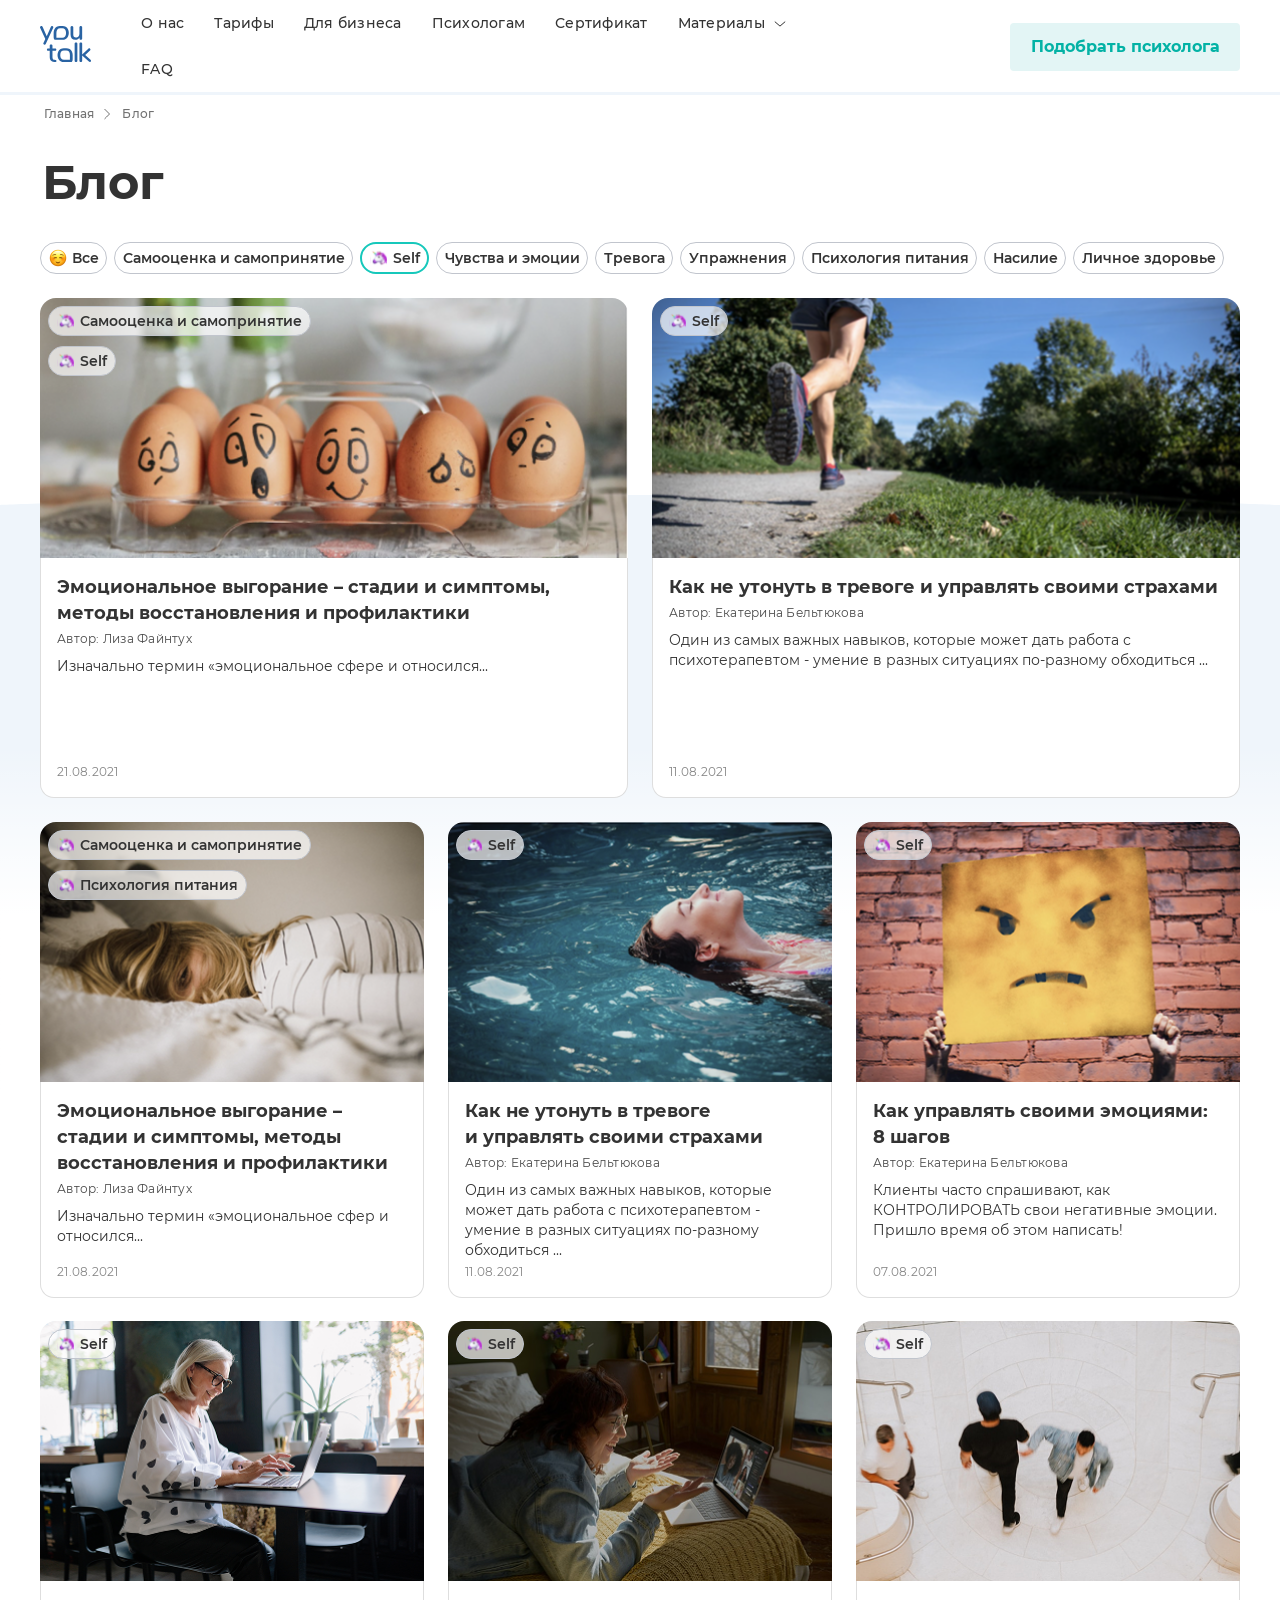
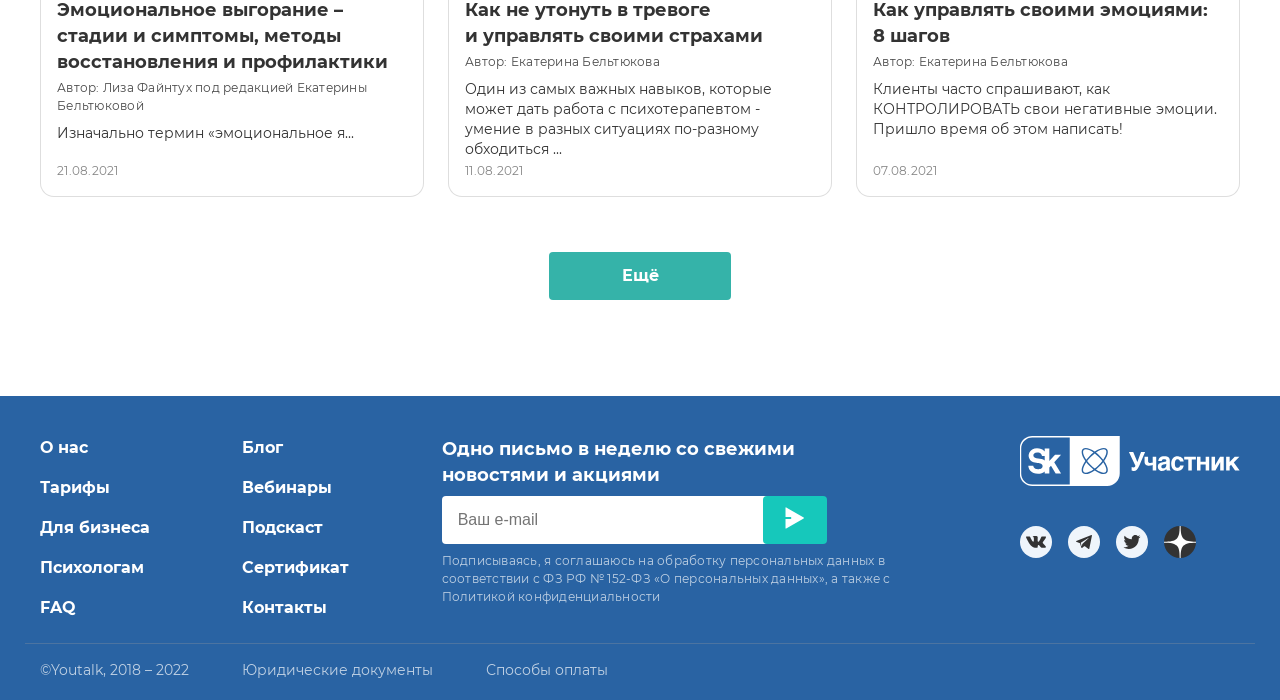
<file: index.html>
<!DOCTYPE html>
<html lang="ru">
  <head>
    <meta charset="UTF-8" />
    <meta http-equiv="X-UA-Compatible" content="IE=edge" />
    <meta name="viewport" content="width=device-width, initial-scale=1.0" />
    <link rel="stylesheet" href="fonts/fonts.css">
    <link rel="stylesheet" href="styles/global.css">
    <link rel="stylesheet" href="styles/style.css">
    <title>You Talk - блог о психологии</title>
  </head>
  <body>
    <header>
      <div class="header-container content-container">
        <a href="#" class="header-logo">
        <img src="./images/logo.svg" alt="Логотип" class="header-logo__img">
      </a>
      <nav class="navigation__link-list">
        <ul class="link-list">
          <li class="link-list__item">
            <a href="#" class="link-list__link">О нас</a>
          </li>
          <li class="link-list__item">
            <a href="#" class="link-list__link">Тарифы</a>
          </li>
          <li class="link-list__item">
            <a href="#" class="link-list__link">Для бизнеса</a>
          </li>
          <li class="link-list__item">
            <a href="#" class="link-list__link">Психологам</a>
          </li>
          <li class="link-list__item">
            <a href="#" class="link-list__link">Сертификат</a>
          </li>
          <li class="link-list__item item-btn">
            <a href="#" class="link-list__link ">Материалы</a>
            <img src="./images/arrow-down.svg" alt="" class="link-list__arrow-down">
          </li>
          <li class="link-list__item">
            <a href="#" class="link-list__link">FAQ</a>
          </li>
        </ul>
      </nav>
      <button class="burger-btn" aria-label="Открыть">
        <img src="./images/burger-icon.svg" alt="" class="burger-icon">
      </button>
      <a href="" class="header-btn">Подобрать психолога</a>
      </div>
    </header>
    <section class="first-section">
      <div class="first-section_content content-container">
        <div class="first-section__nav-text">
          <p class="navigation-text main-text">Главная</p>
          <p class="navigation-text">Блог</p>
        </div>
        <h1 class="first-section__title">Блог</h1>
        <div class="first-section__btn-box">
          <button class="bnt-box__link">
            <img src="./images/smile.svg" alt="#" class="btn-box__smile"> Все
          </button>
          <button class="bnt-box__link">Самооценка и самопринятие</button>
          <button class="bnt-box__link active-btn">
            <img src="./images/unicorn.svg" alt="#" class="btn-box__smile"> Self
          </button>
          <button class="bnt-box__link">Чувства и эмоции</button>
          <button class="bnt-box__link">Тревога</button>
          <button class="bnt-box__link">Упражнения</button>
          <button class="bnt-box__link">Психология питания</button>
          <button class="bnt-box__link">Насилие</button>
          <button class="bnt-box__link">Личное здоровье</button>
        </div>
        <div class="first-section__cards-box">
          <div class="cards-box__big-cards">
            <div class="card first-card bigger-card">
            <div class="card-img1 card-img">
              <p class="card-tag">
                <img src="./images/unicorn.svg" alt="#" class="btn-box__smile">
                Самооценка и самопринятие
              </p>
              <p class="card-tag">
                <img src="./images/unicorn.svg" alt="#" class="btn-box__smile">
                Self
              </p>
            </div>
            <div class="card-description big-card-description">
              <div class="top-text">
                <h2 class="card-title">Эмоциональное выгорание – стадии и симптомы, методы восстановления и профилактики</h2>
                <p class="card-author not-main-text">Автор: Лиза Файнтух</p>
                <p class="card-text">Изначально термин «эмоциональное сфере и относился...</p>
              </div>
              <p class="card-data not-main-text">21.08.2021</p>
            </div>
          </div>
          <div class="card second-card bigger-card">
            <div class="card-img2 card-img">
              <p class="card-tag">
                <img src="./images/unicorn.svg" alt="#" class="btn-box__smile">
                Self
              </p>
            </div>
            <div class="card-description big-card-description">
              <div class="top-text">
                <h2 class="card-title">Как не утонуть в тревоге и управлять своими страхами</h2>
                <p class="card-author not-main-text">Автор: Екатерина Бельтюкова</p>
                <p class="card-text">Один из самых важных навыков, которые может дать работа с психотерапевтом - умение в разных ситуациях по-разному обходиться ...</p>
              </div>
              <p class="card-data not-main-text">11.08.2021</p>
            </div>
          </div>
          </div>
          <div class="cards-box__small-cards">
            <div class="card third-card smaller-card">
            <div class="card-img3 card-img small-card-img">
              <p class="card-tag">
                <img src="./images/unicorn.svg" alt="#" class="btn-box__smile">
                Самооценка и самопринятие
              </p>
              <p class="card-tag">
                <img src="./images/unicorn.svg" alt="#" class="btn-box__smile">
                Психология питания
              </p>
            </div>
            <div class="card-description small-card">
              <div class="top-text">
                <h2 class="card-title small-card-title">Эмоциональноe выгорание – стадии и симптомы, методы восстановления и профилактики</h2>
                <p class="card-author not-main-text">Автор: Лиза Файнтух</p>
                <p class="card-text small-card-text">Изначально термин «эмоциональное сфер и относился...</p>
              </div>
              <p class="card-data not-main-text">21.08.2021</p>
            </div>
          </div>
          <div class="card fourth-card smaller-card">
            <div class="card-img4 small-card-img card-img">
               <p class="card-tag">
                <img src="./images/unicorn.svg" alt="#" class="btn-box__smile">
                Self
              </p>
            </div>
            <div class="card-description small-card">
              <div class="top-text">
                <h2 class="card-title small-card-title">Как не утонуть в тревоге<br> и управлять своими страхами</h2>
                <p class="card-author not-main-text">Автор: Екатерина Бельтюкова</p>
                <p class="card-text small-card-text">Один из самых важных навыков, которые может дать работа с психотерапевтом - умение в разных ситуациях по-разному обходиться ...</p>
              </div>
              <p class="card-data not-main-text">11.08.2021</p>
            </div>
          </div>
          <div class="card fifth-card smaller-card">
            <div class="card-img5 small-card-img card-img">
              <p class="card-tag">
                <img src="./images/unicorn.svg" alt="#" class="btn-box__smile">
                Self
              </p>
            </div>
            <div class="card-description small-card">
              <div class="top-text">
                <h2 class="card-title small-card-title">Как управлять своими эмоциями: <br>8 шагов</h2>
                <p class="card-author not-main-text">Автор: Екатерина Бельтюкова</p>
                <p class="card-text small-card-text">Клиенты часто спрашивают, как <span class="card-text__upper">контролировать</span> свои негативные эмоции. Пришло время об этом написать!</p>
              </div>
              <p class="card-data not-main-text">07.08.2021</p>
            </div>
          </div>
          <div class="card sixth-card smaller-card">
            <div class="card-img6 small-card-img card-img">
              <p class="card-tag">
                <img src="./images/unicorn.svg" alt="#" class="btn-box__smile">
                Self
              </p>
            </div>
            <div class="card-description small-card">
              <div class="top-text">
                <h2 class="card-title small-card-title">Эмоциональное выгорание – стадии и симптомы, методы восстановления и профилактики</h2>
                <p class="card-author not-main-text">Автор: Лиза Файнтух под редакцией  Екатерины Бельтюковой</p>
                <p class="card-text small-card-text">Изначально термин «эмоциональное я...</p>
              </div>
              <p class="card-data not-main-text">21.08.2021</p>
            </div>
          </div>
           <div class="card seventh-card smaller-card">
            <div class="card-img7 small-card-img card-img">
              <p class="card-tag">
                <img src="./images/unicorn.svg" alt="#" class="btn-box__smile">
                Self
              </p>
            </div>
            <div class="card-description small-card">
              <div class="top-text">
                <h2 class="card-title small-card-title">Как не утонуть в тревоге <br>и управлять своими страхами</h2>
                <p class="card-author not-main-text">Автор: Екатерина Бельтюкова</p>
                <p class="card-text small-card-text">Один из самых важных навыков, которые может дать работа с психотерапевтом - умение в разных ситуациях по-разному обходиться ...</p>
              </div>
              <p class="card-data not-main-text">11.08.2021</p>
            </div>
          </div>
          <div class="card eightht-card smaller-card">
            <div class="card-img8 small-card-img card-img">
              <p class="card-tag">
                <img src="./images/unicorn.svg" alt="#" class="btn-box__smile">
                Self
              </p>
            </div>
            <div class="card-description small-card">
              <div class="top-text">
                <h2 class="card-title small-card-title">Как управлять своими эмоциями: <br>8 шагов</h2>
                <p class="card-author not-main-text">Автор: Екатерина Бельтюкова</p>
                <p class="card-text small-card-text">Клиенты часто спрашивают, как <span class="card-text__upper">контролировать</span> свои негативные эмоции. Пришло время об этом написать!</p>
              </div>
              <p class="card-data not-main-text">07.08.2021</p>
            </div>
          </div>
          </div>
        </div> <!-- закрывает cards-box -->
        <button class="first-section__btn">Ещё</button>
      </div> <!-- закрывает content-container -->
      <img src="./images/bgc_first-section.svg" class="first-section__bgc">
    </section>
    <footer class="footer">
      <div class="footer__content-container content-container">
        <div class="link-list-box left-link-list-box">
          <ul class="footer-link-list">
            <li class="link-list__item footer-link">
              <a href="#" class="footer__link">О нас</a>
            </li>
            <li class="link-list__item footer-link">
              <a href="#" class="footer__link">Тарифы</a>
            </li>
            <li class="link-list__item footer-link">
              <a href="#" class="footer__link">Для бизнеса</a>
            </li>
            <li class="link-list__item footer-link">
              <a href="#" class="footer__link">Психологам</a>
            </li>
            <li class="link-list__item footer-link">
              <a href="#" class="footer__link">FAQ</a>
            </li>
          </ul>
        </div>
        <div class="link-list-box last-link-list-box">
          <ul class="footer-link-list">
            <li class="link-list__item footer-link">
              <a href="#" class="footer__link">Блог</a>
            </li>
            <li class="link-list__item footer-link">
              <a href="#" class="footer__link">Вебинары</a>
            </li>
            <li class="link-list__item footer-link">
              <a href="#" class="footer__link">Подскаст</a>
            </li>
            <li class="link-list__item footer-link">
              <a href="#" class="footer__link">Сертификат</a>
            </li>
            <li class="link-list__item footer-link">
              <a href="#" class="footer__link">Контакты</a>
            </li>
          </ul>
        </div>
        <div class="mail-box">
          <h3 class="footer-title">Одно письмо в неделю со свежими новостями и акциями</h3>
          <form class="email-form">
            <div class="form-group">
              <input type="email" id="email" name="email" placeholder="Ваш e-mail" required>
              <button class="footer-submit-btn" type="submit">
                <img class="input-img" src="./images/footer-btn.svg" alt="">
              </button>
            </div>
          </form>
          <p class="footer-text">Подписываясь, я соглашаюсь на обработку персональных данных в соответствии с ФЗ РФ № 152-ФЗ «О персональных данных», а также с Политикой конфиденциальности</p>
          </div>
        <div class="about-us">
          <div class="about-us__logo-box">
            <img src="./images/footer-logo.svg" alt="Логотип" class="logo-box__img">
            <img src="./images/logo-box__text.svg" alt="" class="logo-box__text">
          </div>
          <div class="about-us__social-medias">
            <img src="./images/logo-vk.svg" alt="Логотип ВКонтакте" class="social-medias__logo">
            <img src="./images/logo-tg.svg" alt="Логотип Телеграм" class="social-medias__logo">
            <img src="./images/logo-twitter.svg" alt="Логотип Твиттер" class="social-medias__logo">
            <img src="./images/logo-yandex.svg" alt="Логотип Яндекс" class="social-medias__logo">
          </div>
        </div>
      </div>
      <div class="bottom-box content-container">
          <a href="#" class="bottom-box__text">©Youtalk, 2018 – 2022</a>
          <a href="#" class="bottom-box__text">Юридические документы</a>
          <a href="#" class="bottom-box__text">Способы оплаты</a>
        </div>
    </footer>
  </body>
</html>
</file>
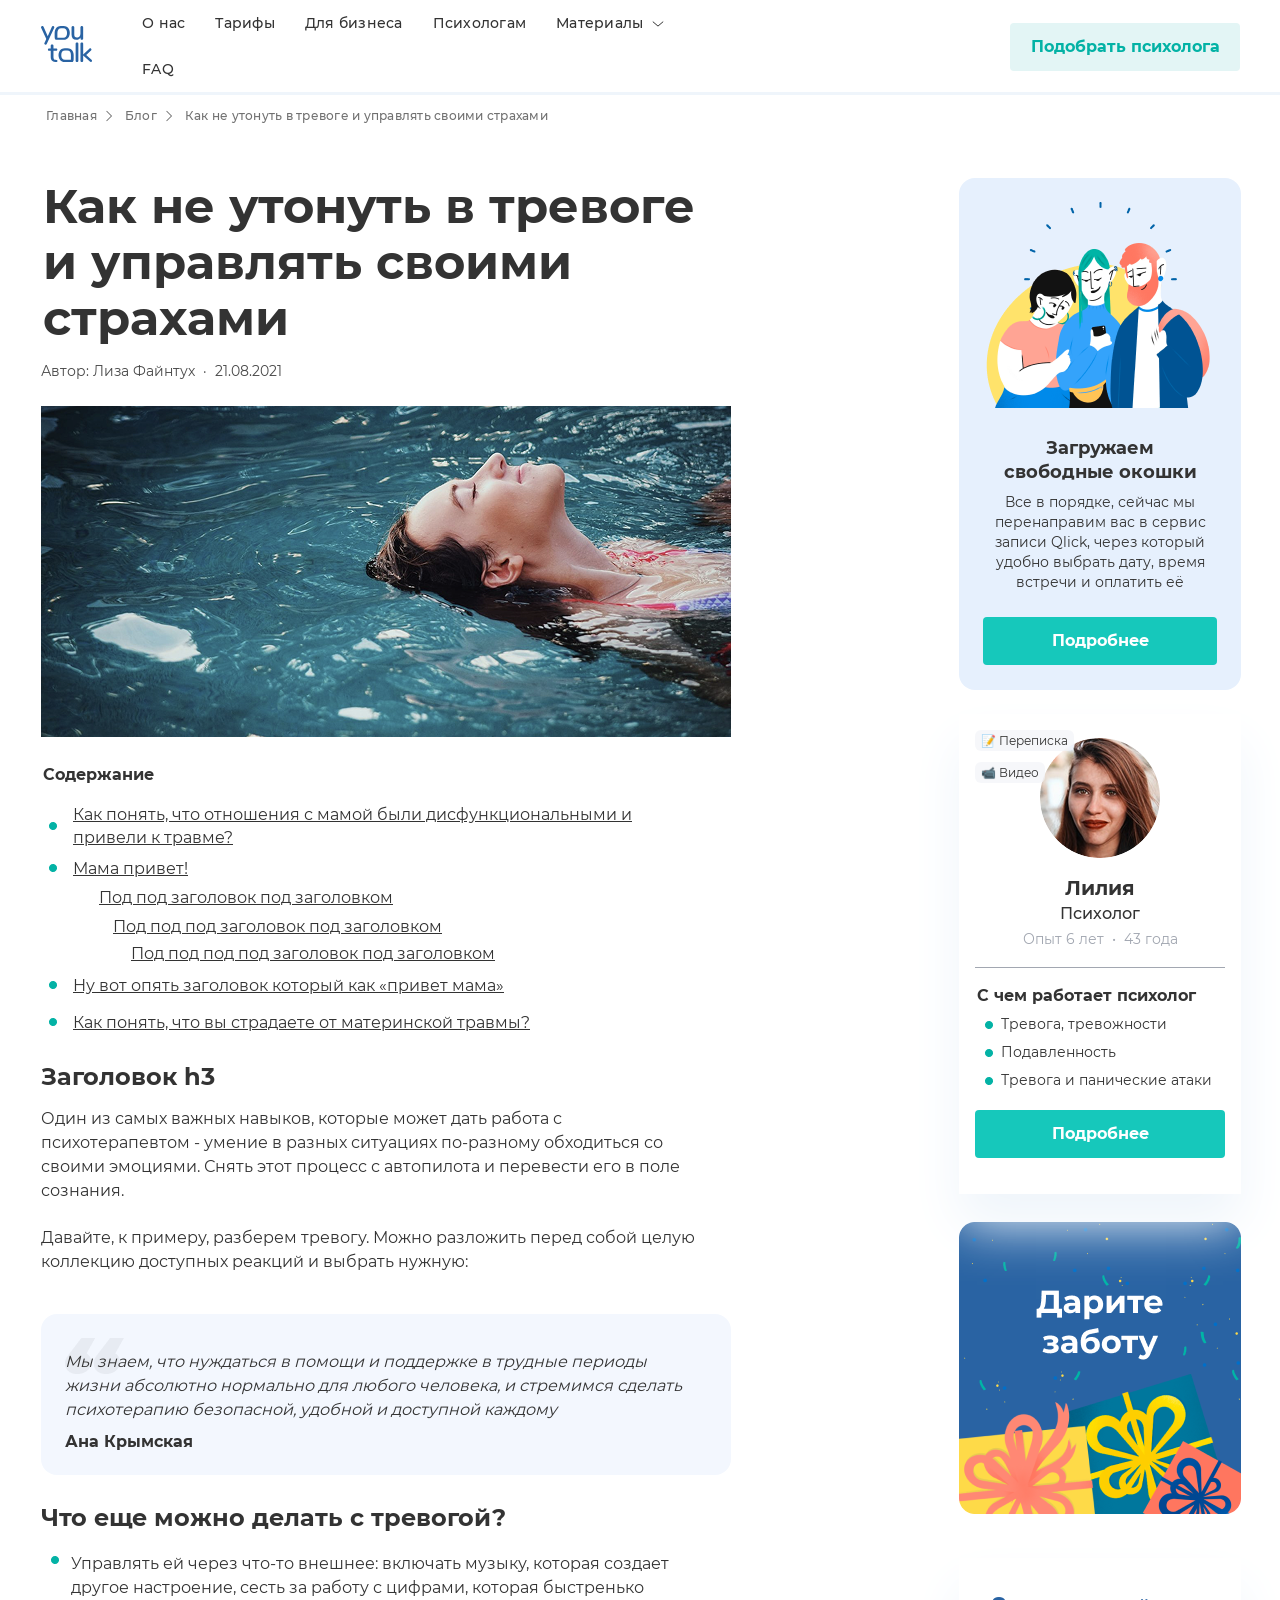
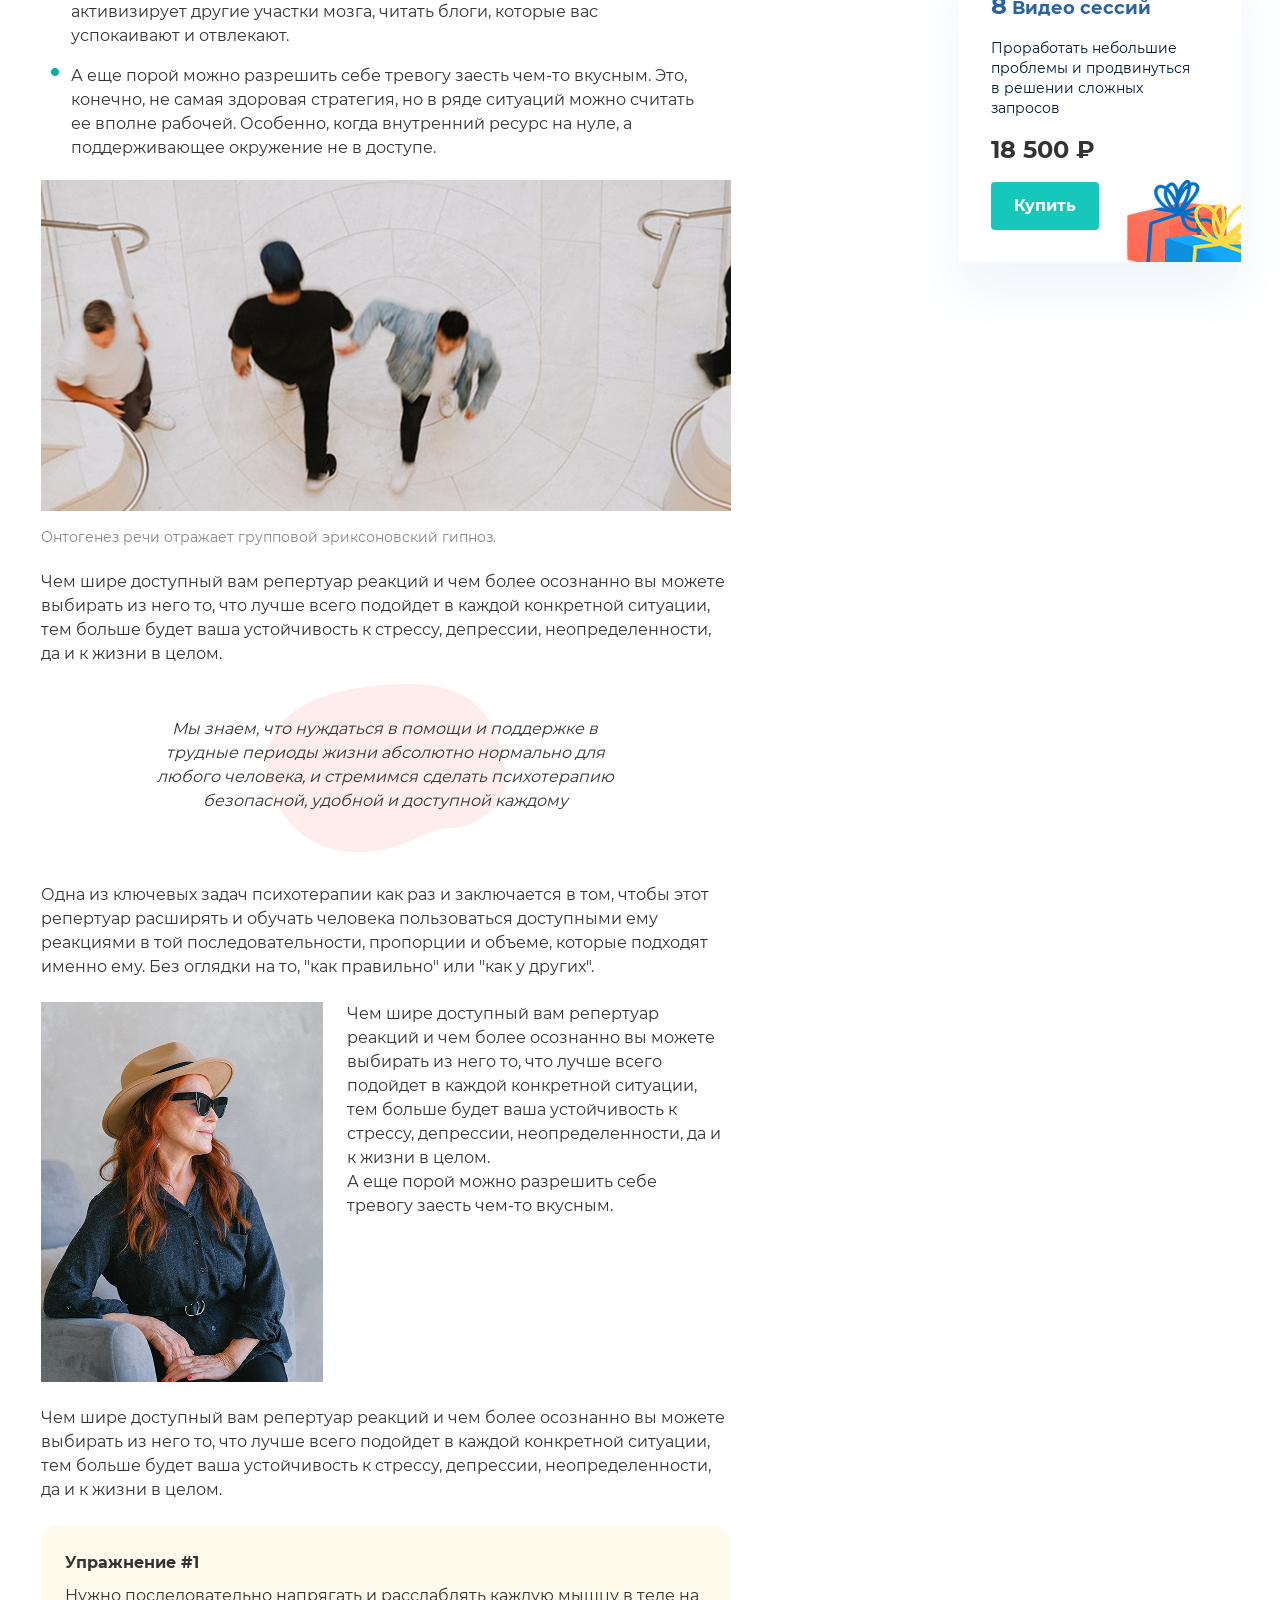
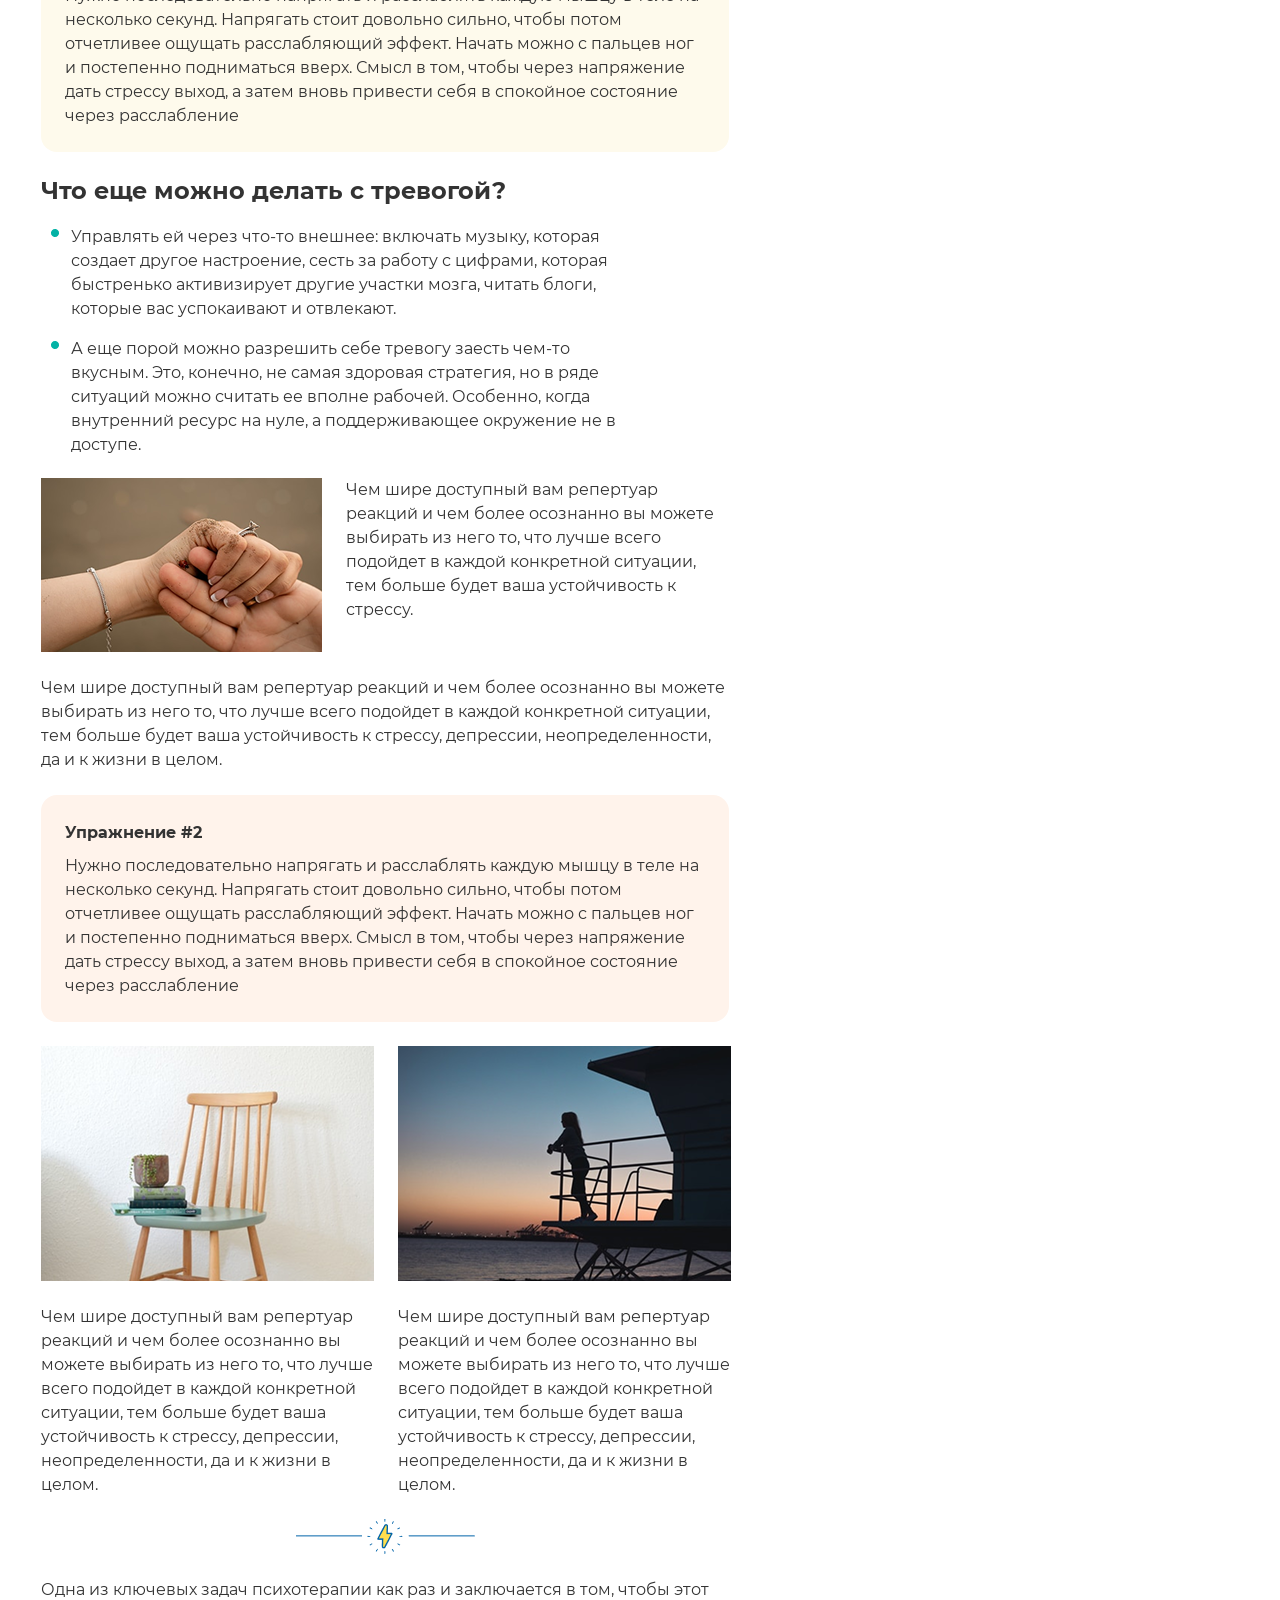
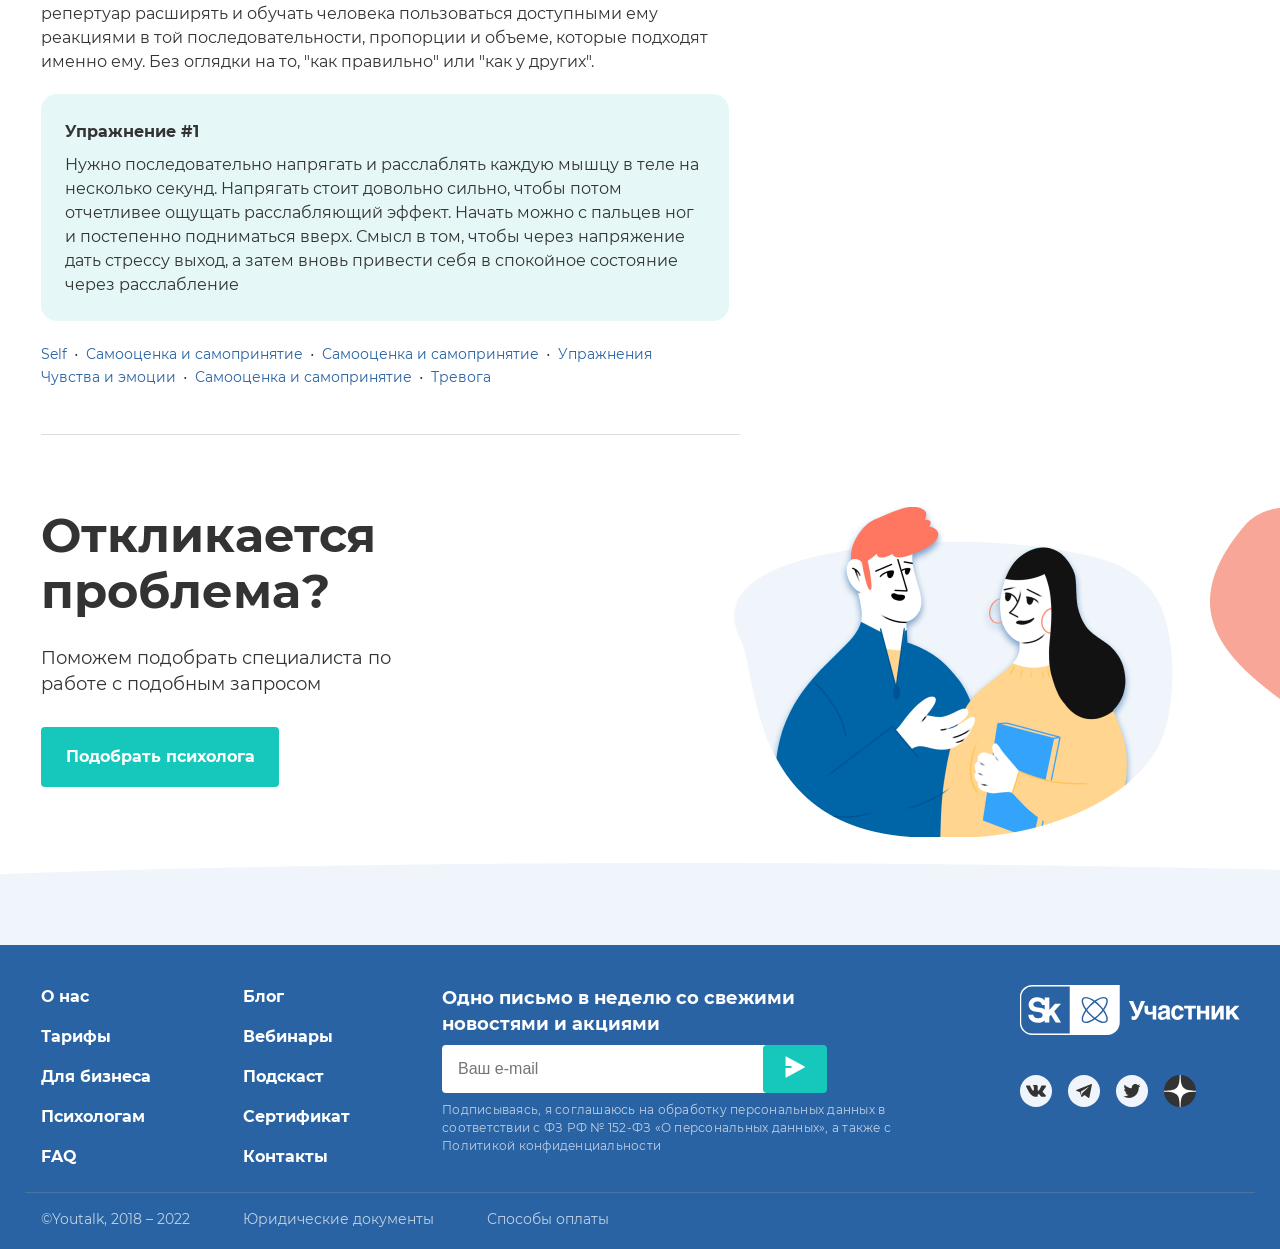
<file: article_page/index.html>
<!DOCTYPE html>
<html lang="ru">
  <head>
    <meta charset="UTF-8" />
    <meta http-equiv="X-UA-Compatible" content="IE=edge" />
    <meta name="viewport" content="width=device-width, initial-scale=1.0" />
    <link rel="stylesheet" href="fonts/fonts.css">
    <link rel="stylesheet" href="styles/global.css">
    <link rel="stylesheet" href="styles/style.css">
    <title>You Talk - блог о психологии</title>
  </head>
  <body>
    <header> 
      <div class="header-container content-container">
        <a href="#" class="header-logo">
        <img src="./images/logo.svg" alt="Логотип" class="header-logo__img">
      </a>
      <nav class="navigation__link-list">
        <ul class="link-list">
          <li class="link-list__item">
            <a href="#" class="link-list__link">О нас</a>
          </li>
          <li class="link-list__item">
            <a href="#" class="link-list__link">Тарифы</a>
          </li>
          <li class="link-list__item">
            <a href="#" class="link-list__link">Для бизнеса</a>
          </li>
          <li class="link-list__item">
            <a href="#" class="link-list__link">Психологам</a>
          </li>
          <li class="link-list__item item-btn">
            <a href="#" class="link-list__link ">Материалы</a>
            <img src="./images/arrow-down.svg" alt="" class="link-list__arrow-down">
          </li>
          <li class="link-list__item">
            <a href="#" class="link-list__link">FAQ</a>
          </li>
        </ul>
      </nav>
      <button class="burger-btn" aria-label="Открыть">
        <img src="./images/burger-icon.svg" alt="" class="burger-icon">
      </button>
      <a href="" class="header-btn">Подобрать психолога</a>
      </div>
    </header>
    <div class="all-page content-container">
      <div class="right-section">
        <section class="content-section content-container">
      <article class="article-section main-part">
        <div class="article-section__nav-text">
          <p class="article__nav-text">Главная
            <img src="./images/Arrow.png" alt="" class="article__nav-img">
          </p>
          <p class="article__nav-text article__second_nav_text">Блог
            <img src="./images/Arrow.png" alt="" class="article__nav-img">
          </p>
          <p class="article__nav-text">Как не утонуть в тревоге и управлять своими страхами</p>
        </div>
        <h1 class="article-section__title">Как не утонуть в тревоге и управлять своими страхами</h1>
        <div class="about_article">
          <p class="article-section__author">Автор: Лиза Файнтух</p>
          <p class="article-section__dot">·</p>
          <p class="article-section__date">21.08.2021</p>
        </div>
        
        <img src="./images/Image.png" alt="" class="article-section__img">
      </article>
    </section>

    <section class="about-page content-container">
      <h2 class="about-page__title">Содержание</h2>
     <ul class="about-page__list">
      <li class="about-page__list-item">
        <img src="./images/Ellipse-ist.png" alt="" class="list-item__marker">Как понять, что отношения с мамой были дисфункциональными и привели к травме?</li>
      <li class="about-page__list-item">
        <img src="./images/Ellipse-ist.png" alt="" class="list-item__marker">Мама привет!
      </li>
       <div class="about-page__small-text">
          <ul class="about-page__second-item">
          <li>Под под заголовок под заголовком</li>
          <ul class="about-page__third-item">
            <li>Под под под заголовок под заголовком</li>
            <ul class="about-page__fourt-item">
              <li>Под под под под заголовок под заголовком</li>
            </ul>
          </ul>
        </ul>
        </div>
      <li class="about-page__list-item">
        <img src="./images/Ellipse-ist.png" alt="" class="list-item__marker">Ну вот опять заголовок который как «привет мама»</li>
      <li class="about-page__list-item last__list-item">
        <img src="./images/Ellipse-ist.png" alt="" class="list-item__marker">Как понять, что вы страдаете от материнской травмы?</li>
  </ul>
    </section>

    <section class="first-section content-container ">
      <h3 class="first-section__title">Заголовок h3</h3>

      <div class="text-block">
        <p class="first-section__text">Один из самых важных навыков, которые может дать работа с психотерапевтом - умение в разных ситуациях по-разному обходиться со своими эмоциями.  Снять этот процесс с автопилота и перевести его в поле сознания.</p>

        <p class="first-section__text">Давайте, к примеру, разберем тревогу. Можно разложить перед собой целую коллекцию доступных реакций и выбрать нужную:</p>
      </div>

      <div class="quote_block">
        <img src="./images/quote.png" alt="" class="quote__img">
        <p class="quote__text"><i>Мы знаем, что нуждаться в помощи и поддержке в трудные периоды жизни абсолютно нормально для любого человека, и стремимся сделать психотерапию безопасной, удобной и доступной каждому</i></p>
        <p class="quote__author">Ана Крымская</p>
      </div>
    </section>

    <section class="second-section content-container">
      <h4 class="second-section__title">
        Что еще можно делать с тревогой?
      </h4>
      <ul class="second-section__list">
        <li class="second-section__list-item">
          <img src="./images/Ellipse-ist.png" alt="" class="second-section__marker">
          <span>Управлять ей через что-то внешнее: включать музыку, которая создает другое настроение, сесть за работу с цифрами, которая быстренько активизирует другие участки мозга, читать блоги, которые вас успокаивают и отвлекают.</span>
        </li>
        <li class="second-section__list-item">
          <img src="./images/Ellipse-ist.png" alt="" class="second-section__marker">
          <span>А еще порой можно разрешить себе тревогу заесть чем-то вкусным. Это, конечно, не самая здоровая стратегия, но в ряде ситуаций можно считать ее вполне рабочей. Особенно, когда внутренний ресурс на нуле, а поддерживающее окружение не в доступе.</span>
        </li>
      </ul>
      <img src="./images/sec-2-pic.png" alt="" class="second-section__img">
      <p class="second-section__img-description">Онтогенез речи отражает групповой эриксоновский гипноз. </p>

      <p class="second-section__text">Чем шире доступный вам репертуар реакций и чем более осознанно вы можете выбирать из него то, что лучше всего подойдет в каждой конкретной ситуации, тем больше будет ваша устойчивость к стрессу, депрессии, неопределенности, да и к жизни в целом.</p>

      <div class="second-section__text-block text-block">
        <img src="./images/text-block__bgc-img.png" alt="" class="text-block__bgc-img">

        <p class="text-block__text"><i>Мы знаем, что нуждаться в помощи и поддержке в трудные периоды жизни абсолютно нормально для любого человека, и стремимся сделать психотерапию безопасной, удобной и доступной каждому</i></p>
      </div>

      <p class="second-section__text">Одна из ключевых задач психотерапии как раз и заключается в том, чтобы этот репертуар расширять и обучать человека пользоваться доступными ему реакциями в той последовательности, пропорции и объеме, которые подходят именно ему. Без оглядки на то, "как правильно" или "как у других".</p>

      <div class="second-section__img-block">
        <img src="./images/woman.png" alt="" class="second-section__woman">
        <p class="second-section__woman-text">Чем шире доступный вам репертуар реакций и чем более осознанно вы можете выбирать из него то, что лучше всего подойдет в каждой конкретной ситуации, тем больше будет ваша устойчивость к стрессу, депрессии, неопределенности, да и к жизни в целом. <br>
А еще порой можно разрешить себе тревогу заесть чем-то вкусным. </p>
      </div>

      <p class="second-section__text">Чем шире доступный вам репертуар реакций и чем более осознанно вы можете выбирать из него то, что лучше всего подойдет в каждой конкретной ситуации, тем больше будет ваша устойчивость к стрессу, депрессии, неопределенности, да и к жизни в целом.</p>

      <div class="second-section__ex1-block ex-block">
        <h5 class="ex-block__title">Упражнение #1</h5>
        <p class="ex-block__text">Нужно последовательно напрягать и расслаблять каждую мышцу в теле на несколько секунд. Напрягать стоит довольно сильно, чтобы потом отчетливее ощущать расслабляющий эффект. Начать можно с пальцев ног и постепенно подниматься вверх. Смысл в том, чтобы через напряжение дать стрессу выход, а затем вновь привести себя в спокойное состояние через расслабление</p>
      </div>

      <h4 class="second-section__title">
        Что еще можно делать с тревогой?
      </h4>
      <ul class="second-section__list second-section__second-list">
        <li class="second-section__list-item ">
          <img src="./images/Ellipse-ist.png" alt="" class="second-section__marker">
          <span>Управлять ей через что-то внешнее: включать музыку, которая создает другое настроение, сесть за работу с цифрами, которая быстренько активизирует другие участки мозга, читать блоги, которые вас успокаивают и отвлекают.</span>
        </li>
        <li class="second-section__list-item">
          <img src="./images/Ellipse-ist.png" alt="" class="second-section__marker">
          <span>А еще порой можно разрешить себе тревогу заесть чем-то вкусным. Это, конечно, не самая здоровая стратегия, но в ряде ситуаций можно считать ее вполне рабочей. Особенно, когда внутренний ресурс на нуле, а поддерживающее окружение не в доступе.</span>
        </li>
      </ul>

      <div class="second-section__img-block">
        <img src="./images/hands.png" alt="" class="second-section__woman">
        <p class="second-section__woman-text">Чем шире доступный вам репертуар реакций и чем более осознанно вы можете выбирать из него то, что лучше всего подойдет в каждой конкретной ситуации, тем больше будет ваша устойчивость к стрессу.</p>
      </div>

       <p class="second-section__text">Чем шире доступный вам репертуар реакций и чем более осознанно вы можете выбирать из него то, что лучше всего подойдет в каждой конкретной ситуации, тем больше будет ваша устойчивость к стрессу, депрессии, неопределенности, да и к жизни в целом.</p>

       <div class="second-section__ex2-block ex-block">
        <h5 class="ex-block__title">Упражнение #2</h5>
        <p class="ex-block__text">Нужно последовательно напрягать и расслаблять каждую мышцу в теле на несколько секунд. Напрягать стоит довольно сильно, чтобы потом отчетливее ощущать расслабляющий эффект. Начать можно с пальцев ног и постепенно подниматься вверх. Смысл в том, чтобы через напряжение дать стрессу выход, а затем вновь привести себя в спокойное состояние через расслабление</p>
      </div>

      <div class="second-section__photos-block">
        <div class="second-section__photo-block photo-block">
          <img src="./images/chair.png" alt="" class="photo-block__img">
          <p class="photo-block__text">Чем шире доступный вам репертуар реакций и чем более осознанно вы можете выбирать из него то, что лучше всего подойдет в каждой конкретной ситуации, тем больше будет ваша устойчивость к стрессу, депрессии, неопределенности, да и к жизни в целом.</p>
        </div>
        <div class="second-section__photo-block photo-block">
          <img src="./images/person.png" alt="" class="photo-block__img">
          <p class="photo-block__text">Чем шире доступный вам репертуар реакций и чем более осознанно вы можете выбирать из него то, что лучше всего подойдет в каждой конкретной ситуации, тем больше будет ваша устойчивость к стрессу, депрессии, неопределенности, да и к жизни в целом.</p>
        </div>
        
      </div>
      <div class="block__under-photos">
        <img src="./images/star.png" alt="" class="photos-block__img">
      </div>

      <p class="second-section__text last-text">Одна из ключевых задач психотерапии как раз и заключается в том, чтобы этот репертуар расширять и обучать человека пользоваться доступными ему реакциями в той последовательности, пропорции и объеме, которые подходят именно ему. Без оглядки на то, "как правильно" или "как у других".</p>

      <div class="second-section__ex3-block ex-block">
        <h5 class="ex-block__title">Упражнение #1</h5>
        <p class="ex-block__text">Нужно последовательно напрягать и расслаблять каждую мышцу в теле на несколько секунд. Напрягать стоит довольно сильно, чтобы потом отчетливее ощущать расслабляющий эффект. Начать можно с пальцев ног и постепенно подниматься вверх. Смысл в том, чтобы через напряжение дать стрессу выход, а затем вновь привести себя в спокойное состояние через расслабление</p>
      </div>

      <div class="second-section__btn-box">
          <button class="bnt-box__link">
            Self
          </button>
          <span class="btn-box__dot">·</span>
          <button class="bnt-box__link">Самооценка и самопринятие</button>
          <span class="btn-box__dot">·</span>
          <button class="bnt-box__link active-btn">Самооценка и самопринятие
          </button>
          <span class="btn-box__dot">·</span>
          <button class="bnt-box__link">Упражнения</button>
          <button class="bnt-box__link">Чувства и эмоции</button>
          <span class="btn-box__dot">·</span>
          <button class="bnt-box__link">Самооценка и самопринятие</button>
          <span class="btn-box__dot">·</span>
          <button class="bnt-box__link">Тревога</button>
      </div>
      <span class="second-section__line"></span>
    </section>
      </div>
      <div class="left-section">
        <aside class="aside__section">
          <div class="aside-section__first-box aside-box">
            <img src="./images/1.png" alt="" class="aside-section__first-img">
            <p class="aside-section__first-title">Загружаем свободные окошки</p>
            <p class="aside-section__first-text">Все в порядке, сейчас мы перенаправим вас в сервис записи Qlick, через который удобно выбрать дату,  время встречи и оплатить её</p>
            <button class="ask-section__btn aside-section__btn">Подробнее</button>
          </div>
          <div class="aside-section__second-box aside-box">
            <img src="./images/photo.png" alt="" class="aside-section__second-img">
            <p class="aside-section__second-title">Лилия</p>
            <p class="aside-section__second-text">Психолог</p>
            <div class="aside-section__text-box">
              <p class="text-box__opyt">Опыт 6 лет</p>
              <p class="text-box__dot">•</p>
              <p class="text-box__old">43 года</p>
            </div>
            <div class="aside-section__line"></div>
            <div class="aside-section__second-bottom">
              <p class="aside-section__ul-title">С чем работает психолог</p>
            <ul class="aside-section__list">
        <li class="aside-section__list-item ">
          <img src="./images/Ellipse-ist.png" alt="" class="second-section__marker aside-section__marker">
          <span>Тревога, тревожности</span>
        </li>
        <li class="aside-section__list-item ">
          <img src="./images/Ellipse-ist.png" alt="" class="second-section__marker aside-section__marker">
          <span>Подавленность</span>
        </li>
         <li class="aside-section__list-item">
          <img src="./images/Ellipse-ist.png" alt="" class="second-section__marker aside-section__marker">
          <span>Тревога и панические атаки</span>
        </li>
      </ul>
            </div>
            <button class="ask-section__btn aside-section__btn aside-section__second-btn ">Подробнее</button>
      <div class="aside-section__bullet first-bullet">
        <p class="text-bullet">📝 Переписка</p>
      </div>
      <div class="aside-section__bullet second-bullet">
        <p class="text-bullet">📹 Видео</p>
      </div>
      

          </div>
          <div class="aside-section__third-box aside-box">
            <img src="./images/gift.png" alt="" class="aside-section__thid-img">
          </div>
          <div class="aside-section__fourth-box aside-box">
            <p class="aside-section__fourth-title"><span class="title_num">8</span> Видео сессий</p>
            <p class="aside-section__fourth-text">Проработать небольшие проблемы и продвинуться в решении сложных запросов</p>
            <p class="aside-section__fourth-price">18 500 ₽</p>
            <button class="ask-section__btn aside-section__btn aside-section__buy-btn ">Купить</button>
            <img src="./images/gifts.png" alt="" class="aside-section__fourth-img">
          </div>
      </div>
        </aside>
      </div>
    </div>
    <section class="third-section__ask-section">
      <div class="third-section__content-container content-container">
        <div class="ask-section__text-box">
        <h6 class="ask-section__title">Откликается 
проблема?</h6>
        <p class="ask-section__text">Поможем подобрать специалиста по работе с подобным запросом</p>
        <button class="ask-section__btn">Подобрать психолога</button>
        
      </div>
      <div class="ask-section__img-box">
        <img src="./images/ask.png" alt="" class="ask-section__img">
      </div>
      
      </div>
      <img src="./images/ask-sectyion__bgc.png" alt="" class="third-section__circle">

      <img src="./images/bgc.png" class="third-section__bgc">
      
    </section>
    
    <footer class="footer">
      
      <div class="footer__content-container content-container">
        <div class="link-list-box left-link-list-box">
          <ul class="footer-link-list">
            <li class="link-list__item footer-link">
              <a href="#" class="footer__link">О нас</a>
            </li>
            <li class="link-list__item footer-link">
              <a href="#" class="footer__link">Тарифы</a>
            </li>
            <li class="link-list__item footer-link">
              <a href="#" class="footer__link">Для бизнеса</a>
            </li>
            <li class="link-list__item footer-link">
              <a href="#" class="footer__link">Психологам</a>
            </li>
            <li class="link-list__item footer-link">
              <a href="#" class="footer__link">FAQ</a>
            </li>
          </ul>
        </div>
        <div class="link-list-box last-link-list-box">
          <ul class="footer-link-list">
            <li class="link-list__item footer-link">
              <a href="#" class="footer__link">Блог</a>
            </li>
            <li class="link-list__item footer-link">
              <a href="#" class="footer__link">Вебинары</a>
            </li>
            <li class="link-list__item footer-link">
              <a href="#" class="footer__link">Подскаст</a>
            </li>
            <li class="link-list__item footer-link">
              <a href="#" class="footer__link">Сертификат</a>
            </li>
            <li class="link-list__item footer-link">
              <a href="#" class="footer__link">Контакты</a>
            </li>
          </ul>
        </div>
        <div class="mail-box">
          <h3 class="footer-title">Одно письмо в неделю со свежими новостями и акциями</h3>
          <form class="email-form">
            <div class="form-group">
              <input type="email" id="email" name="email" placeholder="Ваш e-mail" required>
              <button class="footer-submit-btn" type="submit">
                <img class="input-img" src="./images/footer-btn.svg" alt="">
              </button>
            </div>
          </form>
          <p class="footer-text">Подписываясь, я соглашаюсь на обработку персональных данных в соответствии с ФЗ РФ № 152-ФЗ «О персональных данных», а также с Политикой конфиденциальности</p>
          </div>
        <div class="about-us">
          <div class="about-us__logo-box">
            <img src="./images/footer-logo.svg" alt="Логотип" class="logo-box__img">
            <img src="./images/logo-box__text.svg" alt="" class="logo-box__text">
          </div>
          <div class="about-us__social-medias">
            <img src="./images/logo-vk.svg" alt="Логотип ВКонтакте" class="social-medias__logo">
            <img src="./images/logo-tg.svg" alt="Логотип Телеграм" class="social-medias__logo">
            <img src="./images/logo-twitter.svg" alt="Логотип Твиттер" class="social-medias__logo">
            <img src="./images/logo-yandex.svg" alt="Логотип Яндекс" class="social-medias__logo">
          </div>
        </div>
      </div>
      <div class="bottom-box content-container">
          <a href="#" class="bottom-box__text">©Youtalk, 2018 – 2022</a>
          <a href="#" class="bottom-box__text">Юридические документы</a>
          <a href="#" class="bottom-box__text">Способы оплаты</a>
        </div>

    </footer>
    
  </body>
</html>
</file>
<file: fonts/fonts.css>
@font-face {
  font-family: "Montserrat";
  src:
    url(./Montserrat-Regular.ttf) format('truetype');
  font-weight: 400;
  font-display: swap;
}

@font-face {
  font-family: "Montserrat";
  src:
    url(./Montserrat-Medium.ttf) format('truetype');
  font-weight: 500;
  font-display: swap;
}

@font-face {
  font-family: "Montserrat";
  src:
    url(./Montserrat-SemiBold.ttf) format('truetype');
  font-weight: 600;
  font-display: swap;
}

@font-face {
  font-family: "Montserrat";
  src:
    url(./Montserrat-Bold.ttf) format('truetype');
  font-weight: 700;
  font-display: swap;
}

@font-face {
  font-family: "Montserrat";
  src:
    url(./Montserrat-Black.ttf) format('truetype');
  font-weight: 800;
  font-display: swap;
}
</file>
<file: styles/global.css>
*,
*::before,
*::after {
  box-sizing: border-box;
}


h1,
h2,
h3,
h4,
h5,
h6,
p,
ul,
ol,
li,
blockquote {
  margin: 0;
  padding: 0;
}

a {
  color: inherit;
}

button {
  font: inherit;
}
</file>
<file: styles/style.css>
:root {
  --text-color: #333333;
}

body {
  font-family: "Montserrat", Arial, Helvetica, sans-serif;
  font-size: 18px;
  color: var(--text-color, #333333);
  margin: 0 auto;
}

.burger-btn {
  display: none;
}
.content-container {
  max-inline-size: 1230px;
  margin: 0 auto;
  padding-right: 15px;
  padding-left: 15px;
}

header {
  border-bottom: 3px solid #EFF5FB;
}

.header-container {
  margin-top: 16px;
  display: flex;
  flex-direction: row;
  align-items: center;
  padding-bottom: 14px;
  color: var(--text-color, #333333);
}

.header-logo__img {
  max-height: 36px;
  padding-right: 50px;
}

.link-list {
  display: flex;
  flex-direction: row;
  align-items: center;
  gap: 30px;
  white-space: nowrap;
  flex-wrap: wrap;
  margin-right: 166px;
}

.link-list__arrow-down {
  max-width: 14px;
  margin-left: 8px;
}

.link-list__item {
  display: flex;
  text-align: start;
  list-style-type: none;
}

.link-list__link {
  font-size: 14px;
  font-weight: 500;
  color: var(--text-color, #333333);
  text-decoration: none;
  line-height: 114%;
  letter-spacing: 0.25px;
}

.item-btn {
  display: flex;
  flex-direction: row;
  align-items: center;
}

.header-btn {
  min-width: 230px;
  height: 48px;
  background-color: #E3F5F5;
  color: #03B2A5;
  text-decoration: none;
  display: flex;
  align-items: center;
  justify-content: center;
  font-size: 16px;
  font-weight: 700;
  border-radius: 4px;
}

.first-section {
  margin-bottom: 96px;
  position: relative;
}

.first-section__nav-text {
  display: flex;
  flex-direction: row;
  align-items: center;
  justify-content: center;
  max-width: 110px;
  margin-bottom: 31px;
  padding: 10px 0px 0px 8px;
  gap: 20px;
}

.navigation-text {
  color: rgba(51, 51, 51, 0.7);
  font-size: 12px;
  font-weight: 500;
  letter-spacing: 0.25px;
  line-height: 18px;
}

.main-text {
  position: relative;
  display: flex;
  flex-direction: row;
  align-items: center;
  justify-content: flex-end;
  margin-right: 8px;
}
.main-text:first-child::after {
  content: '';
  background-image: url(../images/Arrow-left.svg);
  display: block;
  width: 16px;
  height: 16px;
  position: absolute;
  left: 55px;
}
.navigation-img-left {
  display: block;
  min-block-size: 16px;
  min-inline-size: 16px;
}

.first-section__title {
  font-size: 48px;
  line-height: 56px;
  color: var(--text-color, #333333);
  font-weight: 700;
  padding-left: 2px;
  margin-bottom: 32px;
}

.first-section__btn-box {
  display: flex;
  flex-direction: row;
  align-items: center;
  gap: 7px;
  margin-bottom: 24px;
  white-space: nowrap; 
  flex-wrap: wrap
}

.bnt-box__link {
  display: inline-flex;
  flex-direction: row;
  align-items: center;
  justify-content: center;
  min-width: min-content;
  height: 32px;
  font-size: 14px;
  color: var(--text-color, #333333);
  line-height: 20px;
  font-weight: 600;
  border-radius: 24px;
  border: 1px solid #C1C5CD;
  background-color: white;
  padding: 0px 7.5px;
  cursor: pointer;
}

.bnt-box__link:active {
  border: 2px solid #16C8BB;
}

.active-btn {
  border: 2px solid #16C8BB;
}

.btn-box__smile {
  width: 18px;
  height: 18px;
  margin-right: 5px;
}

.cards-box__big-cards {
  display: grid;
  grid-template-columns: repeat(2, 1fr);
  column-gap: 24px;
}

.cards-box__small-cards {
  display: grid;
  grid-template-columns: repeat(3, 1fr);
  gap: 24px;
}

.first-section__cards-box {
  width: 100%;
  display: grid;
  gap: 20px;
  margin-bottom: 56px;
}

.card {
  border-radius: 16px;
}

.bigger-card {
  max-width: 588px;
}

.smaller-card {
  max-width: 384px;
  height: 475px;
}
.card-img {
  background-position: bottom;
  background-repeat: no-repeat;
  background-size: cover;
  min-height: 260px;
  border-top-left-radius: 16px;
  border-top-right-radius: 16px;
  padding-left: 8px;
  padding-top: 8px;
}
.card-img1 {
  background-image: url(../images/card1.png);
}
.card-img2 {
  background-image: url(../images/card2.png);
}
.card-img3 {
  background-image: url(../images/card3.png);
}
.card-img4 {
  background-image: url(../images/card4.png);
}
.card-img5 {
  background-image: url(../images/card5.png);
}
.card-img6 {
  background-image: url(../images/card6.png);
}
.card-img7 {
  background-image: url(../images/card7.png);
}
.card-img8 {
  background-image: url(../images/card8.png);
}

.card-tag {
  display: flex;
  flex-direction: row;
  align-items: center;
  background-color: rgba(255, 255, 255, 0.7);
  border: 1px solid #C1C5CD;
  border-radius: 24px;
  color: var(--text-color, #333333);
  font-size: 14px;
  font-weight: 600;
  padding: 5px 8px;
  width: fit-content;
  margin-bottom: 10px;
}

.card-title {
  color: var(--text-color, #333333);
  font-size: 18px;
  font-weight: 700;
  line-height: 26px;
  margin-bottom: 4px;
}

.card-description {
  padding: 16px 16px 0px;
  margin-bottom: 4px;
  border-bottom: 1px solid #DEDEDE;
  border-left: 1px solid #DEDEDE;
  border-right: 1px solid #DEDEDE;
  border-bottom-left-radius: 14px;
  border-bottom-right-radius: 14px;
  background-color: #fff;
  display: flex;
  flex-direction: column;
  justify-content: space-between;
  max-height: 240px;
}

.big-card-description {
  min-height: 240px;
}
.small-card {
  min-height: 216px;
}



/* .small-card-text {
  display: -webkit-box;
  -webkit-line-clamp: 3;
  -webkit-box-orient: vertical;
  overflow: hidden;
  text-overflow: ellipsis;
} */

.not-main-text {
  font-size: 12px;
  letter-spacing: 0.25px;
  line-height: 18px;
  font-weight: 400;         
}

.card-author {
  color: #494949;
  margin-bottom: 8px;
  /* display: -webkit-box;
  -webkit-line-clamp: 1; 
  -webkit-box-orient: vertical;
  overflow: hidden;
  text-overflow: ellipsis; */
}

.card-text {
  font-size: 14px;
  color: var(--text-color, #333333);
  line-height: 20px;
  cursor: pointer;
}

.card-text__upper {
  text-transform: uppercase;
}

.card-data {
  color: #868686;
  margin-bottom: 16px;
}

.first-section__btn {
  display: block;
  place-items: center;
  margin: 0 auto;
  color: white;
  font-size: 16px;
  line-height: 24px;
  font-weight: 700;
  background-color: #35B3A9;
  width: 182px;
  height: 48px;
  border-radius: 4px;
  text-align: center;
  border: none;
  cursor: pointer;
}

.first-section__bgc {
  position: absolute;
  z-index: -1;
  top: 400px;
  width: 100%;
}
.footer {
  background-color: #2963A3;
  width: 100%;
  margin: 0 auto;
  display: flex;
  flex-direction: column;
}

.footer__content-container {
  width: 100%;
  padding-top: 40px;
  margin-bottom: 26px;
  display: flex;
  flex-direction: row;
  justify-content: space-between;
  
}

.link-list-box {
  max-width: 112px;
}

.footer-link-list {
  display: flex;
  flex-direction: column;
  align-items: flex-start;
  padding-top: 2px;
  gap: 21px;
}

.footer__link {
  color: white;
  text-decoration: none;
  font-size: 16px;
  font-weight: 700;
}

.mail-box {
  max-width: 486px;
}

.footer-title {
  max-width: 365px;
  font-size: 18px;
  text-align: left;
  font-weight: 700;
  line-height: 26px;
  color: white;
  margin-bottom: 8px;
}

.email-form {
  max-width: 100%;
  margin-bottom: 8px;
}

.form-group {
  position: relative;
  display: flex;
  width: 355px;
  height: 48px;
  border-radius: 4px;
}

input[type="email"] {
  flex: 1;
  padding-left: 16px;
  border: none;
  border-right: none;
  border-radius: 4px 0 0 4px;
  font-size: 16px;
  cursor: pointer;
}

.footer-submit-btn {
  position: absolute;
  right: -30px;
  width: 64px;
  height: 48px;
  background: #16C8BB;
  color: white;
  border: none;
  border-radius: 4px;
  cursor: pointer;
  font-size: 16px;
  transition: background 0.3s;
  padding-inline: 0px;
}

.footer-text {
  font-size: 12px;
  line-height: 18px;
  letter-spacing: 0.25px;
  color: rgba(255, 255, 255, 0.7);
}

.about-us {
  display: flex;
  flex-direction: column;
}

.about-us__logo-box {
  display: flex;
  flex-direction: row;
  justify-content: start;
  align-items: center;
  margin-bottom: 40px;
}

.logo-box__img {
  max-width: 100px;
  min-height: 50px;
  margin-right: 8px;
}

.input-img {
  width: 19.46px;
  height: 21.31px;
}

.logo-box__text {
  max-width: 112px;
}
.about-us__social-medias {
  display: flex;
  flex-direction: row;
  align-items: center;
}

.social-medias__logo {
  max-width: 32px;
  max-height: 32px;
  margin-right: 16px;
  cursor: pointer;
}

.bottom-box {
  width: 100%;
  padding-top: 14px;
  margin-bottom: 20px;
  border-top: 1px solid rgba(157, 157, 157, 0.3);
}

.bottom-box__text {
  margin-right: 48px;
  text-decoration: none;
  color: rgba(255, 255, 255, 0.7);
  font-size: 14px;
  line-height: 20px;
}

@media (max-width: 1024px){
  *, *::before, *::after {
    box-sizing: content-box;
  } 
  .content-container {
    max-inline-size: 960px;
  }
  .header-logo__img {
    max-height: 36px;
    padding-right: 32px;
  }
  .link-list {
    gap: 16px;
    margin-right: 33px;
  }
  .first-section__nav-text {
    margin-bottom: 39px;
    padding: 12px 0px 0px;
  }
  .link-list__arrow-down {
    margin-left: 2px;
  }
  .first-section {
    margin-bottom: 60px;
  }
  .first-section__title { 
    margin-bottom: 30px;
  }
  .first-section__btn-box {
    margin-bottom: 20px;
  }
  .first-section__cards-box {
    row-gap: 19px;
    margin-bottom: 34px;
  }
  .card-author {
    display: -webkit-box;
    -webkit-line-clamp: 1;   
    -webkit-box-orient: vertical;
    overflow: hidden;
    text-overflow: ellipsis;
  }
  .card-img {
    min-height: 250px;
  }
  .small-card-img {
    min-height: 198px;
  }
  .big-card-description {
    min-height: 225px;
  }
  .card-description {
    padding-top: 18px;
  }
  .bigger-card {
    max-width: 468px;
    min-height: 499px;
  }
  .smaller-card {
    max-width: 304px;
    max-height: 458px;
  }
  br {
    display: none;
  }
  .small-card {
    min-height: 232px;
    padding-top: 16px;
  }
  .small-card-title {
    max-width: 272px;
    
  }
  .small-card-text {
    max-width: 272px
  }
  .first-section__btn {
    margin: 0 auto;
    margin-bottom: 0px;
    width: 170px;
    height: 46px;
  }
  .first-section__bgc {
    display: none;
  }
  .footer__content-container {
    justify-content: start;
    max-inline-size: 980px;
    margin-bottom: 10px;
  }
  .footer-link-list {
    gap: 5px;
  }
  .left-link-list-box {
    padding-right: 30px;
    margin-left: 10px;
  }
  .last-link-list-box {
    margin-right: 20px;
  }
  .footer-link {
    padding-left: 4px;
    margin-bottom: 16px;
  }
  .footer__link {
    min-width: 111px;
  }
  .footer-title {
    margin-bottom: 7px;
  }
  .mail-box {
    max-width: 450px;
    margin-right: 21px;
  }
  .footer-submit-btn {
    height: 46px;
  }
  .logo-box__text {
    padding-top: 4px;
  }
  .footer-text {
    max-width: 450px;
  }
  .form-group {
    width: 354px;
  }
}

/* @media (max-width: 991px) {
  *, *::before, *::after {
    box-sizing: border-box;
  } 
  body {
    margin: 0 auto;
  }
  header {
    padding-top: 17px;
  }
  .content-container {
    max-width: 100%;
    margin: 0 auto;
    padding-left: 15px;
    padding-right: 15px;
  }
  .header-btn {
    display: none;
  }
  .navigation__link-list {
    display: none;
  }
  .burger-btn {
    display: block;
    border: none;
    background-color: white;
  }
  .burger-icon {
    width: 18px;
    height: 18px;
    cursor: pointer;
  }
  .first-section__btn-box {
    max-width: 653px;
  }
  .first-section__nav-text {
    margin-bottom: 40px;
  }
  
  .first-section__btn {
    margin-bottom: 54px;
  }
  .footer__content-container {
    padding-top: 34px;
    align-items: start;
    margin-bottom: 24px;
    flex-wrap: wrap;
    justify-content: start;
  }
  .footer-link {
    padding-left: 0px;
    margin-bottom: 18px;
  }
  .email-form {
    max-width: 384px;
  }
  .about-us {
    padding-left: 0px;
  }
  .bottom-box {
    padding-bottom: 24px;
  }
} */
@media (max-width: 768px) {
  .header-container {
    padding-top: 4px;
    justify-content: space-between;
  }
  .content-container {
    max-inline-size: 728px;
  }
  .header-logo__img {
    padding: 0px;
  }
  .header-btn {
    display: none;
  }
  .navigation__link-list {
    display: none;
  }
  .burger-btn {
    display: block;
    padding: 0px;
    padding-right: 11px;
    border: none;
    background-color: white;
  }
  .burger-icon {
    width: 18px;
    height: 18px;
    cursor: pointer;
  }
  .first-section {
    margin-bottom: 52px;
  }
  .first-section__title {
    padding: 0px;
  }
  .first-section__nav-text {
    padding: 0px;
    padding-top: 14px;
  }
  .first-section__btn-box {
    margin-bottom: 22px;
  }
  .cards-box__big-cards {
    grid-template-columns: 1fr;
    gap: 19px;
  }
  .bigger-card {
    max-width: 728px;
    min-height: 599px;
  }
  .card-img {
    min-height: 395px;
  }
  .big-card-description {
    padding-top: 16px;
    min-height: 179px;
  }
  .cards-box__small-cards {
    grid-template-columns: repeat(2, 1fr);
    column-gap: 24px;
  }
  .smaller-card {
    max-width: 352px;
    max-height: 446px;
  }
  .small-card-img {
    min-height: 198px;
    min-width: 252px;
  }
  .small-card {
    min-height: 223px;
  }
  .small-card-title {
    max-width: 290px;
  }
  .small-card-text {
    max-width: 320px;
  }
  .link-list-box {
    margin-right: 30px;
    margin-bottom: 8px;
  }
  .top-text {
    min-width: 331px;
  }
  .last-link-list-box {
    margin-right: 20px;
  }
  .first-section__btn {
    margin-bottom: 0px;
  }
  .first-section__cards-box {
    gap: 16px;
  }
  .footer__content-container {
    padding-top: 38px;
    align-items: start;
    margin-bottom: 27px;
    flex-wrap: wrap;
    justify-content: start;
  }
  .link-list-box {
    margin: 0px;
  }
  .left-link-list-box {
    padding-right: 30px;
  }
  .last-link-list-box {
    padding-right: 26px;
  }
  .footer-link-list {
    gap: 3px;
  }
  .footer-link {
    padding-left: 0px;
    margin-bottom: 18px;
  }
  .mail-box {
    display: flex;
    flex-direction: column;
    margin-right: 0px;
  }
  .email-form {
    max-width: 384px;
  }
  .about-us {
    padding-top: 10px;
    padding-left: 0px;
  }
}

@media (max-width: 728px) {
  body {
    overflow-x: hidden;
    overflow-y: auto;
  }
  header {
    padding-top: 10px;
  }
  .content-container {
    max-width: 100%;
  }
  .first-section__nav-text {
    margin-bottom: 34px;
  }
  .first-section__title {
    font-size: 32px;
    line-height: 40px;
    margin-bottom: 24px;
  }
  .first-section__btn-box {
    display: block;
    max-width: 100%;
    overflow-x: auto; 
    overflow-y: hidden; 
    white-space: nowrap;
    margin-bottom: 16px;
  }
  .bnt-box__link {
    display: inline-flex;
    align-items: center;
    justify-content: center;
    white-space: nowrap;
    vertical-align: middle;
  }
  .card {
    max-width: 100%;
    max-height: 466px;
  }
  .small-card {
    max-width: 100%;
  }
  .smaller-card {
    justify-self: normal;
  }
  .small-card-title {
    min-width: 100%;
  }
  .small-card-text {
    min-width: 100%;
  }
  .card-img {
    align-self: flex-start;
    min-height: 206px;
    overflow: hidden;
  }
  .card-description {
    min-height: 260px;
  }
  .fifth-card {
    display: none;
  }
  .sixth-card {
    display: none;
  }
  .seventh-card {
    display: none;
  }
  .eightht-card {
    display: none;
  }
  .link-list-box {
    margin-right: 10px;
  }
  .footer-link {
    margin-bottom: 16px;
  }
  .mail-box {
    max-width: 400px;
  }
  .email-form {
    margin-bottom: 12px;
  }
  .footer-text {
    margin-bottom: 32px;
    max-width: 468px;
  }
  .about-us__logo-box {
    margin-bottom: 20px;
  }
  .bottom-box {
    display: flex;
    flex-direction: column;
    gap: 24px;
    padding-bottom: 37px;
  }
}

@media (max-width: 414px) {
  .left-link-list-box {
    margin-right: 150px;
  }
  .footer-submit-btn {
    right: -2px;
  }
  .card {
    width: 100%;
  }
  .mail-box {
    max-width: 100%
  }
  .form-group {
    width: 100%;
  }
  .card-description {
    max-width: 100%;
  }
  .card-img {
    max-width: 100%;
  }
}
@media (max-width: 320px) {
  .content-container {
    max-width: 288px;
    padding: 0px;
  }
  header {
    padding-top: 2px;
  }
  .header-container {
    padding-top: 20px;
    padding-bottom: 10px;
  }
  .header-logo__img {
    padding-right: 208px;
  }
  .first-section__nav-text {
    margin-bottom: 28px;
  }
  .first-section__title {
    font-size: 24px;
    line-height: 32px;
  }
  .first-section__btn-box {
    margin-bottom: 24px;
  }
  .card {
    align-self: center;
    max-width: 288px;
    min-height: 499px;
  }
  .smaller-card {
    min-width: 0px;
  }
  .card-title {
    max-width: 256px;
  }
  .top-text {
    max-width: 256px;
    min-width: 0px;
  }
  .card-text {
    max-width: 256px;
    margin-bottom: 10px;
  }
  .small-card-title {
    min-width: 0px;
    max-width: 256px;
  }
  .card-data {
    font-size: 12px;
  }
  .first-section__btn{
    margin-bottom: 60px;
  }
  .footer__content-container {
    margin-top: 10px;
  }
  .link-list-box {
    margin-right: 51px;
    margin-bottom: 12px;
  }
  .last-link-list-box {
    margin-right: 0px;
  }
  .footer-text {
    margin-bottom: 8px;
  }
  .mail-box {
    margin-right: 0px;
  }
  .footer-submit-btn {
    display: none;
  }
  .mail-box {
    max-width: 288px;
  }
  .form-group {
    width: 100%
  }
  input[type="email"] {
    border-radius: 4px;
  }
  .bottom-box__text:first-of-type {
    margin-top: 20px;
  }
  .card-description {
    min-height: 274px;
  }
}
</file>
<file: article_page/fonts/fonts.css>
@font-face {
  font-family: "Montserrat";
  src:
    url(./Montserrat-Regular.ttf) format('truetype');
  font-weight: 400;
  font-display: swap;
}

@font-face {
  font-family: "Montserrat";
  src:
    url(./Montserrat-Medium.ttf) format('truetype');
  font-weight: 500;
  font-display: swap;
}

@font-face {
  font-family: "Montserrat";
  src:
    url(./Montserrat-SemiBold.ttf) format('truetype');
  font-weight: 600;
  font-display: swap;
}

@font-face {
  font-family: "Montserrat";
  src:
    url(./Montserrat-Bold.ttf) format('truetype');
  font-weight: 700;
  font-display: swap;
}

@font-face {
  font-family: "Montserrat";
  src:
    url(./Montserrat-Black.ttf) format('truetype');
  font-weight: 800;
  font-display: swap;
}
</file>
<file: article_page/styles/global.css>
*,
*::before,
*::after {
  box-sizing: border-box;
}


h1,
h2,
h3,
h4,
h5,
h6,
p,
ul,
ol,
li,
blockquote {
  margin: 0;
  padding: 0;
}

a {
  color: inherit;
}

button {
  font: inherit;
}
</file>
<file: article_page/styles/style.css>
:root {
  --text-color: #333333;
}

body {
  font-family: "Montserrat", Arial, Helvetica, sans-serif;
  font-size: 18px;
  color: var(--text-color, #333333);
  margin: 0 auto;
}

.burger-btn {
  display: none;
}
.content-container {
  max-inline-size: 1230px;
  margin: 0 auto;
  padding-right: 15px;
  padding-left: 16px;
}

header {
  border-bottom: 3px solid #EFF5FB;
}

.header-container {
  margin-top: 16px;
  display: flex;
  flex-direction: row;
  align-items: center;
  padding-bottom: 14px;
  color: var(--text-color, #333333);
}

.header-logo__img {
  max-height: 36px;
  padding-right: 50px;
}

.link-list {
  display: flex;
  flex-direction: row;
  align-items: center;
  gap: 30px;
  white-space: nowrap;
  flex-wrap: wrap;
  margin-right: 286px;
}

.link-list__arrow-down {
  max-width: 14px;
  margin-left: 8px;
}

.link-list__item {
  display: flex;
  text-align: start;
  list-style-type: none;
}

.link-list__link {
  font-size: 14px;
  font-weight: 500;
  color: var(--text-color, #333333);
  text-decoration: none;
  line-height: 114%;
  letter-spacing: 0.25px;
}

.item-btn {
  display: flex;
  flex-direction: row;
  align-items: center;
}

.header-btn {
  min-width: 230px;
  height: 48px;
  background-color: #E3F5F5;
  color: #03B2A5;
  text-decoration: none;
  display: flex;
  align-items: center;
  justify-content: center;
  font-size: 16px;
  font-weight: 700;
  border-radius: 4px;
}

.all-page {
  display: flex;
  flex-direction: row;
  /* justify-content: space-between; */
  
   gap: 204px;
}


.content-section, .about-page, .first-section, .second-section {
  padding-left: 0px;
  max-width: 714px;
}
.aside__section {
  max-width: 282px;
  display: flex;
  flex-direction: column;
  gap: 24px;
}
.main-part {
width: 700px;
}
.article-section__nav-text{
  color: rgba(51, 51, 51, 0.7);
  font-size: 12px;
  font-weight: 500;
  letter-spacing: 0.25px;
  line-height: 18px;
  display: flex;
  flex-direction: row;
  align-items: center;
  padding-left: 5px;
  margin-top: 12px;
  display: flex;
  flex-direction: row;
  margin-bottom: 45px;
  padding-bottom: 8px;
  gap: 8px;
}

.article__nav-text {
  position: relative;
  display: flex;
  flex-direction: row;
  align-items: center;
  justify-content: flex-end;
}
.article__nav-img {
  padding-left: 4px;
}

.article-section__title {
  font-size: 48px;
  line-height: 56px;
  color: var(--text-color, #333333);
  font-weight: 700;
  padding-left: 2px;
  margin-bottom: 16px;
  max-width: 690px;
}

.about_article {
  display: flex;
  flex-direction: row;
  gap: 8px;
  color: #494949;
  margin-bottom: 8px;
  overflow: hidden;
  font-size: 14px;
  margin-bottom: 26px;
}

.article-section__img {
  margin-bottom: 23px;
}

.about-page {
  margin-bottom: 28px;
}

.about-page__title {
  font-size: 16px;
  color: var(--text-color, #333333);
  font-weight: 700;
  padding-left: 2px;
  margin-bottom: 19px;
}

.about-page__list {
  padding-left: 8px;
  max-width: 650px;
  list-style: none;
  
}

.about-page__list-item {
  display: flex;
  flex-direction: row;
  align-items: center;
  gap: 16px;
  font-size: 16px;
  text-decoration: underline;
  line-height: 23px;
  margin-bottom: 8px;
}

.about-page__small-text {
  font-size: 16px;
  text-decoration: underline;
  margin-bottom: 11px;
}
.about-page__second-item, .about-page__third-item, .about-page__fourt-item {
  list-style: none;
}

.about-page__second-item {
  padding-left: 50px;
  
}

.about-page__third-item {
  margin-top: 10px;
  padding-left: 14px;
}

.about-page__fourt-item {
  margin-top: 8px;
  padding-left: 18px;
}

.last__list-item {
  margin-top: 14px;
}

.first-section__title {
  font-size: 24px;
  margin-bottom: 16px;
}

.text-block {
  margin-bottom: 40px;
}

.first-section__text {
  width: 670px;
  font-size: 16px;
  line-height: 24px;
  margin-bottom: 23px;
}

.quote_block {
  position: relative;
  background-color: #F3F7FE;
  border-radius: 16px;
  padding: 24px 45px 24px 24px;
  max-width: 690px;
  margin-bottom: 28px;
}

.quote__img {
  position: absolute;
}

.quote__text {
  padding-top: 12px;
  font-size: 16px;
  line-height: 24px;
  margin-bottom: 10px;
}

.quote__author {
  font-size: 16px;
  font-weight: 700;
}

.second-section__title {
  font-size: 24px;
  margin-bottom: 20px;
}


.second-section__list {
  list-style: none;
  font-size: 16px;
  max-width: 667px;
  line-height: 24px;
  margin-bottom: 20px;
}

.second-section__list-item {
  padding-left: 10px;
  display: flex;
  flex-direction: row;
  align-items: start;
  margin-bottom: 16px;
}

.second-section__marker {
  width: 8px;
  height: 8px;
  margin-top: 4px;
  margin-right: 12px;
}

.second-section__img {
  margin-bottom: 12px;
}
.second-section__img-description {
  font-size: 14px;
  color: #868686;
  margin-bottom: 24px;
}

.second-section__text {
  width: 685px;
  font-size: 16px;
  line-height: 24px;
  margin-bottom: 23px;
}

.second-section__text-block {
  max-width: 690px;
  position: relative;
  margin-bottom: 36px;
}

.second-section__text-block {
  display: flex;
  align-items: center;
  justify-content: center;
}
.text-block__bgc-img {
  position: absolute;
  z-index: -1;
  top: 50%;
  left: 50%;
  transform: translate(-50%, -50%);
}

.text-block__text {
  padding: 28px 104px 34px 102px;
  text-align: center;
  line-height: 24px;
  font-size: 16px;
}

.second-section__img-block {
  display: flex;
  flex-direction: row;
  gap: 24px;
  margin-bottom: 24px;
}

.ex-block__title {
  font-size: 16px;
  font-weight: 700;
  margin-bottom: 12px;
}
.second-section__woman-text {
  max-width: 378px;
  font-size: 16px;
  line-height: 24px;
}

.second-section__ex1-block {
  background-color: #FEFAEC;
}

.ex-block {
  max-width: 688px ;
  border-radius: 16px;
  padding: 28px 24px 24px 24px;
  margin-bottom: 24px;
}
.ex-block__text {
  font-size: 16px;
  line-height: 24px;
}

.second-section__second-list {
  max-width: 590px;
  margin-bottom: 21px;
}

.second-section__ex2-block {
  background-color: #FFF3EB;
}

.second-section__photos-block {
  display: flex;
  flex-direction: row;
  gap: 24px;
}

.photo-block{
  max-width: 333px;
  margin-bottom: 22px;
}

.photo-block__img {
  margin-bottom: 19px;
}

.photo-block__text {
  font-size: 16px;
  line-height: 24px;
}

.block__under-photos {
  max-width: 688px;
  display: flex;
  justify-content: center;
  margin-bottom: 24px;
}

.second-section__ex3-block {
  background-color: rgba(3, 178, 165, 0.1);
  margin-bottom: 22px;
}

.last-text {
  margin-bottom: 20px;
}

.second-section__btn-box {
  display: flex;
  flex-direction: row;
  align-items: center;
  column-gap: 7px;
  row-gap: 1px;
  margin-bottom: 46px;
  white-space: nowrap; 
  flex-wrap: wrap;
  max-width: 691px;
}

.bnt-box__link {
  background-color: transparent;
  border: none;
  font-size: 14px;
  color: #2963A3;
  padding: 0px;
}

.second-section__line {
  display: block;
  width: 100%;
  height: 1px;
  background-color: #DEDEDE;
  margin-bottom: 72px;
}

.third-section__ask-section {
  position: relative;
  overflow: hidden;
}

.third-section__content-container{
  position: relative;
  display: flex;
  flex-direction: row;
  gap: 302px;
  margin-bottom: 103px;
}

.ask-section__text-box {
  max-width: 350px;
}

.ask-section__title {
  font-size: 48px;
  font-weight: 700;
  line-height: 56px;
  margin-bottom: 26px;
}

.ask-section__text {
  font-size: 18px;
  line-height: 26px;
  margin-bottom: 30px;
}

.ask-section__btn {
  background-color: #16C8BB;
  color: #FFFFFF;
  border: none;
  border-radius: 4px;
  width: 238px;
  height: 60px;
  font-weight: 700;
  font-size: 16px;
}

.third-section__bgc {
  position: absolute;
  z-index: -1;
  object-fit: cover;
  top: 356px;
}

.third-section__circle {
  position: absolute;
  top: 0px;
  right: -202px;
  overflow: hidden;
}

.left-section {
  max-width: 282px;
}

.aside-box {
  display: flex;
  flex-direction: column;
  align-items: center;
}

.aside-section__first-box {
  height: 512px;
  background-color: #E6F0FD;
  border-radius: 16px;
  margin-top: 83px;
}

.aside-section__first-img {
  padding: 24px 20px;
  margin-bottom: 4px;
}

.aside-section__first-title {
  font-size: 18px;
  line-height: 24px;
  font-weight: 700;
  text-align: center;
  max-width: 200px;
  margin-bottom: 8px;
}
.aside-section__first-text {
  font-size: 14px;
  line-height: 20px;
  text-align: center;
  max-width: 230px;
  margin-bottom: 25px;
}

.aside-section__btn {
  height: 48px;
  width: 234px;
}

.aside-section__second-box {
  position: relative;
  background-color: #fff;
  box-shadow: 0 30px 50px #EFF5FB;
  margin-bottom: 4px;
}

.aside-section__second-img {
  padding-top: 24px;
  border-radius: 100px;
  margin-bottom: 16px;
}


.aside-section__second-title {
  font-weight: 700;
  line-height: 28px;
  font-size: 20px;
}

.aside-section__second-text {
  font-weight: 500;
  line-height: 24px;
  font-size: 16px;
  margin-bottom: 4px;
}

.aside-section__text-box {
  display: flex;
  flex-direction: row;
  color: #A2A7B1;
  font-size: 14px;
  gap: 8px;
  margin-bottom: 19px;
}

.aside-section__line {
  height: 1px;
  width: 250px;
  border-bottom: 1px solid #A2A7B1;
  margin-bottom: 16px;
  
}

.aside-section__ul-title {
  line-height: 24px;
  font-size: 16px;
  font-weight: 700;
  padding-left: 2px;
  margin-bottom: 6px;
}

.aside-section__list-item {
  font-size: 14px;
  line-height: 20px;
  margin-bottom: 8px;
}

.aside-section__second-bottom {
  display: flex;
  flex-direction: column;
  width: 250px;
  margin-bottom: 12px;
}

.aside-section__list {
  list-style: none;
  padding-left: 10px;
}

.aside-section__marker {
  margin-right: 4px;
}

.aside-section__second-btn {
  width: 250px;
  margin-bottom: 36px;
}

.aside-section__bullet {
  position: absolute;
  padding: 3px 6px;
  border-radius: 6px;
  background-color: rgba(243, 244, 248, 0.7);
}

.text-bullet {
  font-size: 12px
}

.first-bullet {
  top: 16px;
  left: 16px;
}

.second-bullet {
  left: 16px;
  top: 48px;
}

.aside-section__third-box {
  width: 100%;
  height: 280px;
  margin-bottom: 32px;
}

.aside-section__fourth-box {
  position: relative;
  background-color: #fff;
  box-shadow: 0 30px 50px #EFF5FB;
  margin-bottom: 4px;
  align-items: flex-start;
  padding: 32px 32px;
  overflow: hidden;
}

.aside-section__fourth-title {
  color: #2963A3;
  font-size: 18px;
  line-height: 26px;
  font-weight: 700;
  margin-bottom: 16px;
}

.title_num {
  font-size: 24px;
  line-height: 32px;
}

.aside-section__fourth-text {
  font-size: 14px;
  line-height: 20px;
  color: #011632;
  max-width: 200px;
  margin-bottom: 16px;

}

.aside-section__fourth-price {
  color: #333333;
  font-size: 24px;
  font-weight: 700;
  line-height: 32px;
  margin-bottom: 16px;
}

.aside-section__buy-btn {
  width: 108px;
}

.aside-section__fourth-img {
  position: absolute;
  top: 218px;
  left: 160px;
}
/* .about-page__list-item::before {
  position: absolute;
  content: url('../images/Ellipse-ist.png');
  color: #03B2A5;
  width: 8px;
  height: 8px;
  left: 0;
} */

 /* 


.first-section__title {
  font-size: 48px;
  line-height: 56px;
  color: var(--text-color, #333333);
  font-weight: 700;
  padding-left: 2px;
  margin-bottom: 32px;
}

.first-section__btn-box {
  display: flex;
  flex-direction: row;
  align-items: center;
  column-gap: 7px;
  row-gap: 5px;
  margin-bottom: 24px;
  white-space: nowrap; 
  flex-wrap: wrap
}

.bnt-box__link {
  display: inline-flex;
  flex-direction: row;
  align-items: center;
  justify-content: center;
  min-width: min-content;
  height: 32px;
  font-size: 14px;
  color: var(--text-color, #333333);
  line-height: 20px;
  font-weight: 600;
  border-radius: 24px;
  border: 1px solid #C1C5CD;
  background-color: white;
  padding: 0px 7.5px;
  cursor: pointer;
}

.bnt-box__link:active {
  border: 2px solid #16C8BB;
}

.active-btn {
  border: 2px solid #16C8BB;
}

.btn-box__smile {
  width: 18px;
  height: 18px;
  margin-right: 5px;
}

.cards-box__big-cards {
  display: grid;
  grid-template-columns: repeat(2, 1fr);
  column-gap: 24px;
}

.cards-box__small-cards {
  display: grid;
  grid-template-columns: repeat(3, 1fr);
  gap: 24px;
}

.first-section__cards-box {
  width: 100%;
  display: grid;
  gap: 20px;
  margin-bottom: 56px;
}

.card {
  border-radius: 16px;
}

.bigger-card {
  max-width: 588px;
}

.smaller-card {
  max-width: 384px;
  height: 475px;
}
.card-img {
  background-position: bottom;
  background-repeat: no-repeat;
  background-size: cover;
  min-height: 260px;
  border-top-left-radius: 16px;
  border-top-right-radius: 16px;
  padding-left: 8px;
  padding-top: 8px;
}
.card-img1 {
  background-image: url(../images/card1.png);
}
.card-img2 {
  background-image: url(../images/card2.png);
}
.card-img3 {
  background-image: url(../images/card3.png);
}
.card-img4 {
  background-image: url(../images/card4.png);
}
.card-img5 {
  background-image: url(../images/card5.png);
}
.card-img6 {
  background-image: url(../images/card6.png);
}
.card-img7 {
  background-image: url(../images/card7.png);
}
.card-img8 {
  background-image: url(../images/card8.png);
}

.card-tag {
  display: flex;
  flex-direction: row;
  align-items: center;
  background-color: rgba(255, 255, 255, 0.7);
  border: 1px solid #C1C5CD;
  border-radius: 24px;
  color: var(--text-color, #333333);
  font-size: 14px;
  font-weight: 600;
  padding: 5px 8px;
  width: fit-content;
  margin-bottom: 10px;
}

.card-title {
  color: var(--text-color, #333333);
  font-size: 18px;
  font-weight: 700;
  line-height: 26px;
  margin-bottom: 4px;
}

.card-description {
  padding: 16px 16px 0px;
  margin-bottom: 4px;
  border-bottom: 1px solid #DEDEDE;
  border-left: 1px solid #DEDEDE;
  border-right: 1px solid #DEDEDE;
  border-bottom-left-radius: 14px;
  border-bottom-right-radius: 14px;
  background-color: #fff;
  display: flex;
  flex-direction: column;
  justify-content: space-between;
  max-height: 240px;
}

.big-card-description {
  min-height: 240px;
}
.small-card {
  min-height: 216px;
}
 */


/* .small-card-text {
  display: -webkit-box;
  -webkit-line-clamp: 3;
  -webkit-box-orient: vertical;
  overflow: hidden;
  text-overflow: ellipsis;
} */

/* .not-main-text {
  font-size: 12px;
  letter-spacing: 0.25px;
  line-height: 18px;
  font-weight: 400;         
}

.card-author {
  color: #494949;
  margin-bottom: 8px;
  display: -webkit-box;
  -webkit-line-clamp: 1; 
  -webkit-box-orient: vertical;
  overflow: hidden;
  text-overflow: ellipsis;
}

.card-text {
  font-size: 14px;
  color: var(--text-color, #333333);
  line-height: 20px;
  cursor: pointer;
}

.card-text__upper {
  text-transform: uppercase;
}

.card-data {
  color: #868686;
  margin-bottom: 16px;
}

.first-section__btn {
  display: block;
  place-items: center;
  margin: 0 auto;
  color: white;
  font-size: 16px;
  line-height: 24px;
  font-weight: 700;
  background-color: #35B3A9;
  width: 182px;
  height: 48px;
  border-radius: 4px;
  text-align: center;
  border: none;
  cursor: pointer;
}

.first-section__bgc {
  position: absolute;
  z-index: -1;
  top: 400px;
  width: 100%;
} */
.footer {
  background-color: #2963A3;
  width: 100%;
  margin: 0 auto;
  display: flex;
  position: relative;
  flex-direction: column;
  overflow: hidden;
}

.footer__content-container {
  width: 100%;
  padding-top: 40px;
  margin-bottom: 26px;
  display: flex;
  flex-direction: row;
  justify-content: space-between;
  
}

.link-list-box {
  max-width: 112px;
}

.footer-link-list {
  display: flex;
  flex-direction: column;
  align-items: flex-start;
  padding-top: 2px;
  gap: 21px;
}

.footer__link {
  color: white;
  text-decoration: none;
  font-size: 16px;
  font-weight: 700;
}

.mail-box {
  max-width: 486px;
}

.footer-title {
  max-width: 365px;
  font-size: 18px;
  text-align: left;
  font-weight: 700;
  line-height: 26px;
  color: white;
  margin-bottom: 8px;
}

.email-form {
  max-width: 100%;
  margin-bottom: 8px;
}

.form-group {
  position: relative;
  display: flex;
  width: 355px;
  height: 48px;
  border-radius: 4px;
}

input[type="email"] {
  flex: 1;
  padding-left: 16px;
  border: none;
  border-right: none;
  border-radius: 4px 0 0 4px;
  font-size: 16px;
  cursor: pointer;
}

.footer-submit-btn {
  position: absolute;
  right: -30px;
  width: 64px;
  height: 48px;
  background: #16C8BB;
  color: white;
  border: none;
  border-radius: 4px;
  cursor: pointer;
  font-size: 16px;
  transition: background 0.3s;
  padding-inline: 0px;
}

.footer-text {
  font-size: 12px;
  line-height: 18px;
  letter-spacing: 0.25px;
  color: rgba(255, 255, 255, 0.7);
}

.about-us {
  display: flex;
  flex-direction: column;
}

.about-us__logo-box {
  display: flex;
  flex-direction: row;
  justify-content: start;
  align-items: center;
  margin-bottom: 40px;
}

.logo-box__img {
  max-width: 100px;
  min-height: 50px;
  margin-right: 8px;
}

.input-img {
  width: 19.46px;
  height: 21.31px;
}

.logo-box__text {
  max-width: 112px;
}
.about-us__social-medias {
  display: flex;
  flex-direction: row;
  align-items: center;
}

.social-medias__logo {
  max-width: 32px;
  max-height: 32px;
  margin-right: 16px;
  cursor: pointer;
}

.bottom-box {
  width: 100%;
  padding-top: 14px;
  margin-bottom: 20px;
  border-top: 1px solid rgba(157, 157, 157, 0.3);
}

.bottom-box__text {
  margin-right: 48px;
  text-decoration: none;
  color: rgba(255, 255, 255, 0.7);
  font-size: 14px;
  line-height: 20px;
}


/* @media (max-width: 1024px){
  *, *::before, *::after {
    box-sizing: content-box;
  } 
  .content-container {
    max-inline-size: 960px;
  }
  .header-logo__img {
    max-height: 36px;
    padding-right: 32px;
  }
  .link-list {
    gap: 16px;
    margin-right: 33px;
  }
  .first-section__nav-text {
    margin-bottom: 39px;
    padding: 12px 0px 0px;
  }
  .link-list__arrow-down {
    margin-left: 2px;
  }
  .first-section {
    margin-bottom: 60px;
  }
  .first-section__btn-box {
    margin-bottom: 20px;
  }
  .first-section__cards-box {
    row-gap: 19px;
    margin-bottom: 34px;
  }
  .card-author {
    display: -webkit-box;
    -webkit-line-clamp: 1;   
    -webkit-box-orient: vertical;
    overflow: hidden;
    text-overflow: ellipsis;
  }
  .card-img {
    min-height: 250px;
  }
  .small-card-img {
    min-height: 198px;
  }
  .big-card-description {
    min-height: 225px;
  }
  .card-description {
    padding-top: 18px;
  }
  .bigger-card {
    max-width: 468px;
    min-height: 499px;
  }
  .smaller-card {
    max-width: 304px;
    max-height: 458px;
  }
  br {
    display: none;
  }
  .small-card {
    min-height: 232px;
    padding-top: 16px;
  }
  .small-card-title {
    max-width: 272px;
    
  }
  .small-card-text {
    max-width: 272px
  }
  .first-section__btn {
    margin: 0 auto;
    margin-bottom: 0px;
    width: 170px;
    height: 46px;
  }
  .first-section__bgc {
    display: none;
  }
  .footer__content-container {
    justify-content: start;
    max-inline-size: 980px;
    margin-bottom: 10px;
  }
  .footer-link-list {
    gap: 5px;
  }
  .left-link-list-box {
    padding-right: 30px;
    margin-left: 10px;
  }
  .last-link-list-box {
    margin-right: 20px;
  }
  .footer-link {
    padding-left: 4px;
    margin-bottom: 16px;
  }
  .footer__link {
    min-width: 111px;
  }
  .footer-title {
    margin-bottom: 7px;
  }
  .mail-box {
    max-width: 450px;
    margin-right: 21px;
  }
  .footer-submit-btn {
    height: 46px;
  }
  .logo-box__text {
    padding-top: 4px;
  }
  .footer-text {
    max-width: 450px;
  }
  .form-group {
    width: 354px;
  }
} */

/* @media (max-width: 991px) {
  *, *::before, *::after {
    box-sizing: border-box;
  } 
  body {
    margin: 0 auto;
  }
  header {
    padding-top: 17px;
  }
  .content-container {
    max-width: 100%;
    margin: 0 auto;
    padding-left: 15px;
    padding-right: 15px;
  }
  .header-btn {
    display: none;
  }
  .navigation__link-list {
    display: none;
  }
  .burger-btn {
    display: block;
    border: none;
    background-color: white;
  }
  .burger-icon {
    width: 18px;
    height: 18px;
    cursor: pointer;
  }
  .first-section__btn-box {
    max-width: 653px;
  }
  .first-section__nav-text {
    margin-bottom: 40px;
  }
  
  .first-section__btn {
    margin-bottom: 54px;
  }
  .footer__content-container {
    padding-top: 34px;
    align-items: start;
    margin-bottom: 24px;
    flex-wrap: wrap;
    justify-content: start;
  }
  .footer-link {
    padding-left: 0px;
    margin-bottom: 18px;
  }
  .email-form {
    max-width: 384px;
  }
  .about-us {
    padding-left: 0px;
  }
  .bottom-box {
    padding-bottom: 24px;
  }
} */
/* @media (max-width: 768px) {
  .header-container {
    padding-top: 4px;
    justify-content: space-between;
  }
  .content-container {
    max-inline-size: 728px;
  }
  .header-logo__img {
    padding: 0px;
  }
  .header-btn {
    display: none;
  }
  .navigation__link-list {
    display: none;
  }
  .burger-btn {
    display: block;
    padding: 0px;
    padding-right: 11px;
    border: none;
    background-color: white;
  }
  .burger-icon {
    width: 18px;
    height: 18px;
    cursor: pointer;
  }
  .first-section {
    margin-bottom: 54px;
  }
  .first-section__title {
    padding: 0px;
  }
  .first-section__nav-text {
    padding: 0px;
    padding-top: 14px;
    margin-bottom: 41px;
  }
  .first-section__btn-box {
    margin-bottom: 22px;
  }
  .cards-box__big-cards {
    grid-template-columns: 1fr;
    gap: 19px;
  }
  .bigger-card {
    max-width: 728px;
    min-height: 599px;
  }
  .card-img {
    min-height: 395px;
  }
  .card-description {
    margin-bottom: 0px;
  }
  .big-card-description {
    padding-top: 16px;
    min-height: 179px;
  }
  .cards-box__small-cards {
    grid-template-columns: repeat(2, 1fr);
    column-gap: 24px;
  }
  .smaller-card {
    max-width: 352px;
    max-height: 446px;
  }
  .small-card-img {
    min-height: 198px;
    min-width: 252px;
  }
  .small-card {
    min-height: 223px;
  }
  .small-card-title {
    max-width: 290px;
  }
  .small-card-text {
    max-width: 320px;
  }
  .link-list-box {
    margin-right: 30px;
    margin-bottom: 8px;
  }
  .top-text {
    min-width: 331px;
  }
  .last-link-list-box {
    margin-right: 20px;
  }
  .first-section__btn {
    margin-bottom: 0px;
    padding-inline: 0px;
    width: 180px;
  }
  .first-section__cards-box {
    gap: 24px;
  }
  .footer__content-container {
    padding-top: 36px;
    align-items: start;
    margin-bottom: 27px;
    flex-wrap: wrap;
    justify-content: start;
  }
  .link-list-box {
    margin: 0px;
  }
  .left-link-list-box {
    padding-right: 30px;
  }
  .last-link-list-box {
    padding-right: 26px;
  }
  .footer-link-list {
    gap: 3px;
  }
  .footer-link {
    padding-left: 0px;
    margin-bottom: 18px;
  }
  .mail-box {
    display: flex;
    flex-direction: column;
    margin-right: 0px;
  }
  .email-form {
    max-width: 384px;
  }
  .about-us {
    padding-top: 10px;
    padding-left: 0px;
  }
} */

/* @media (max-width: 728px) {
  body {
    overflow-x: hidden;
    overflow-y: auto;
  }
  header {
    padding-top: 10px;
  }
  .content-container {
    max-width: 100%;
  }
  .first-section__nav-text {
    margin-bottom: 34px;
  }
  .first-section__title {
    font-size: 32px;
    line-height: 40px;
    margin-bottom: 24px;
  }
  .first-section__btn-box {
    display: block;
    max-width: 100%;
    overflow-x: auto; 
    overflow-y: hidden; 
    white-space: nowrap;
    margin-bottom: 16px;
  }
  .bnt-box__link {
    display: inline-flex;
    align-items: center;
    justify-content: center;
    white-space: nowrap;
    vertical-align: middle;
  }
  .card {
    max-width: 100%;
    max-height: 466px;
  }
  .small-card {
    max-width: 100%;
  }
  .smaller-card {
    justify-self: normal;
  }
  .small-card-title {
    min-width: 100%;
  }
  .small-card-text {
    min-width: 100%;
  }
  .card-img {
    align-self: flex-start;
    min-height: 206px;
    overflow: hidden;
  }
  .card-description {
    min-height: 260px;
  }
  .fifth-card {
    display: none;
  }
  .sixth-card {
    display: none;
  }
  .seventh-card {
    display: none;
  }
  .eightht-card {
    display: none;
  }
  .link-list-box {
    margin-right: 10px;
  }
  .footer-link {
    margin-bottom: 16px;
  }
  .mail-box {
    max-width: 400px;
  }
  .email-form {
    margin-bottom: 12px;
  }
  .footer-text {
    margin-bottom: 32px;
    max-width: 468px;
  }
  .about-us__logo-box {
    margin-bottom: 20px;
  }
  .bottom-box {
    display: flex;
    flex-direction: column;
    gap: 24px;
    padding-bottom: 37px;
  }
} */
/* 
@media (max-width: 414px) {
  .left-link-list-box {
    margin-right: 150px;
  }
  .footer-submit-btn {
    right: -2px;
  }
  .card {
    width: 100%;
  }
  .mail-box {
    max-width: 100%
  }
  .form-group {
    width: 100%;
  }
  .card-description {
    max-width: 100%;
  }
  .card-img {
    max-width: 100%;
  }
   body {
    overflow-x: hidden;
    overflow-y: auto;
  }
  .content-container {
    max-inline-size: 100%;
    padding-right: 20px;
    padding-left: 20px;
  }
  .header-container {
    padding-top: 3px;
    padding-bottom: 10px;
  }
  .first-section__nav-text {
    margin-bottom: 34px;
  }
  .first-section__title {
    font-size: 32px;
    line-height: 40px;
    margin-bottom: 22px;
  }
  .header-logo__img {
    padding-left: 3px;
  }
  .burger-btn {
    padding-right: 14px;
  }
  .first-section__btn-box {
    display: block;
    max-width: 100%;
    overflow-x: auto; 
    overflow-y: hidden; 
    white-space: nowrap;
    margin-bottom: 14px;
    scrollbar-width: thin;
    scrollbar-color: rgba(0, 0, 0, 0.2) transparent;
  }
  .first-section__btn-box::-webkit-scrollbar-thumb {
    background-color: rgba(0, 0, 0, 0.2);
    backdrop-filter: blur(5px);
  }
  .first-section__btn-box::-webkit-scrollbar-thumb:hover {
    background-color: rgba(0, 0, 0, 0.2);
  }
  .bnt-box__link {
    display: inline-flex;
    align-items: center;
    justify-content: center;
    white-space: nowrap;
    vertical-align: middle;
    margin-right: 4px;
  }
  .first-section__cards-box {
    display: flex;
    flex-direction: column;
    gap: 16px;
    margin-bottom: 28px;
  }
  .cards-box__big-cards, .cards-box__small-cards {
    display: flex;
    flex-direction: column;
    gap: 16px;
  }
  .cards-box__small-cards {
    display: flex;
    flex-direction: column;
  }
  .card {
    max-width: 100%;
    max-height: 466px;
    min-height: 0px;
  }
  .small-card {
    max-width: 100%;
  }
  .smaller-card {
    justify-self: normal;
  }
  .small-card-title {
    min-width: 100%;
  }
  .small-card-text {
    min-width: 100%;
  }
  .card-img {
    align-self: flex-start;
    min-height: 206px;
    overflow: hidden;
  }
  .card-description {
    min-height: 242px;
  }
  .fifth-card {
    display: none;
  }
  .sixth-card {
    display: none;
  }
  .seventh-card {
    display: none;
  }
  .eightht-card {
    display: none;
  }
  .link-list-box {
    margin-right: 10px;
  }
  .footer__content-container {
    width: calc(100% - 40px);
  }
  .footer-link {
    margin-bottom: 16px;
  }
  .link-list-box {
    margin-bottom: 23px;
  }
  .left-link-list-box {
    padding-right: 0px;
    margin-right: 152px;
  }
  .last-link-list-box {
    padding-right: 0px;
    margin-right: 0px;
  }
  .mail-box {
    max-width: 400px;
  }
  .form-group {
    width: 365px;
  }
  .email-form {
    margin-bottom: 12px;
  }
  .footer-submit-btn {
    right: -10px;
  }
  .footer-text {
    margin-bottom: 31px;
    max-width: 375px;
  }
  .about-us__logo-box {
    margin-bottom: 20px;
  }
  .bottom-box {
    width: calc(100% - 40px);
    display: flex;
    flex-direction: column;
    gap: 24px;
    padding-bottom: 37px;
    margin-bottom: 0px;
  }
}

@media (max-width: 320px) {
  .content-container {
    max-width: 288px;
    padding: 0px;
    margin: 0px 15px;
  }
  header {
    padding-top: 2px;
  }
  .header-container {
    margin-top: 0px;
    padding-top: 8px;
    padding-bottom: 10px;
  }
  .header-logo__img {
    padding-left: 0px;
    padding-right: 216px;
  }
  .first-section__nav-text {
    padding-top: 16px;
    margin-bottom: 25px;
  }
  .first-section__title {
    font-size: 24px;
    line-height: 32px;
  }
  .first-section__btn-box {
    margin-bottom: 22px;
  }
  .card {
    align-self: center;
    max-width: 288px;
    min-height: 483px;
  }
  .card-description {
    padding-top: 8px;
    min-height: 260px;
  }
  .smaller-card {
    min-width: 0px;
  }
  .card-title {
    max-width: 256px;
  }
  .top-text {
    max-width: 256px;
    min-width: 0px;
  }
  .card-text {
    max-width: 256px;
    margin-bottom: 10px;
  }
  .small-card-title {
    min-width: 0px;
    max-width: 256px;
  }
  .card-data {
    font-size: 12px;
  }
  .first-section__btn{
    margin-bottom: 60px;
  }
  .footer__content-container {
    margin-top: 35px;
  }
  .left-link-list-box {
    margin-right: 58px;
  }
  .footer-text {
    margin-bottom: 8px;
    min-width: 288px;
  }
  .mail-box {
    margin-right: 0px;
  }
  .footer-submit-btn {
    display: none;
  }
  .mail-box {
    max-width: 288px;
  }
  .form-group {
    width: 100%
  }
  input[type="email"] {
    border-radius: 4px;
  }
  .about-us__social-medias {
    margin-bottom: 20px;
  }
  .bottom-box__text:first-of-type {
    margin-top: 20px;
  }
  .bottom-box {
    margin-bottom: 37px;
  }
} */
</file>
